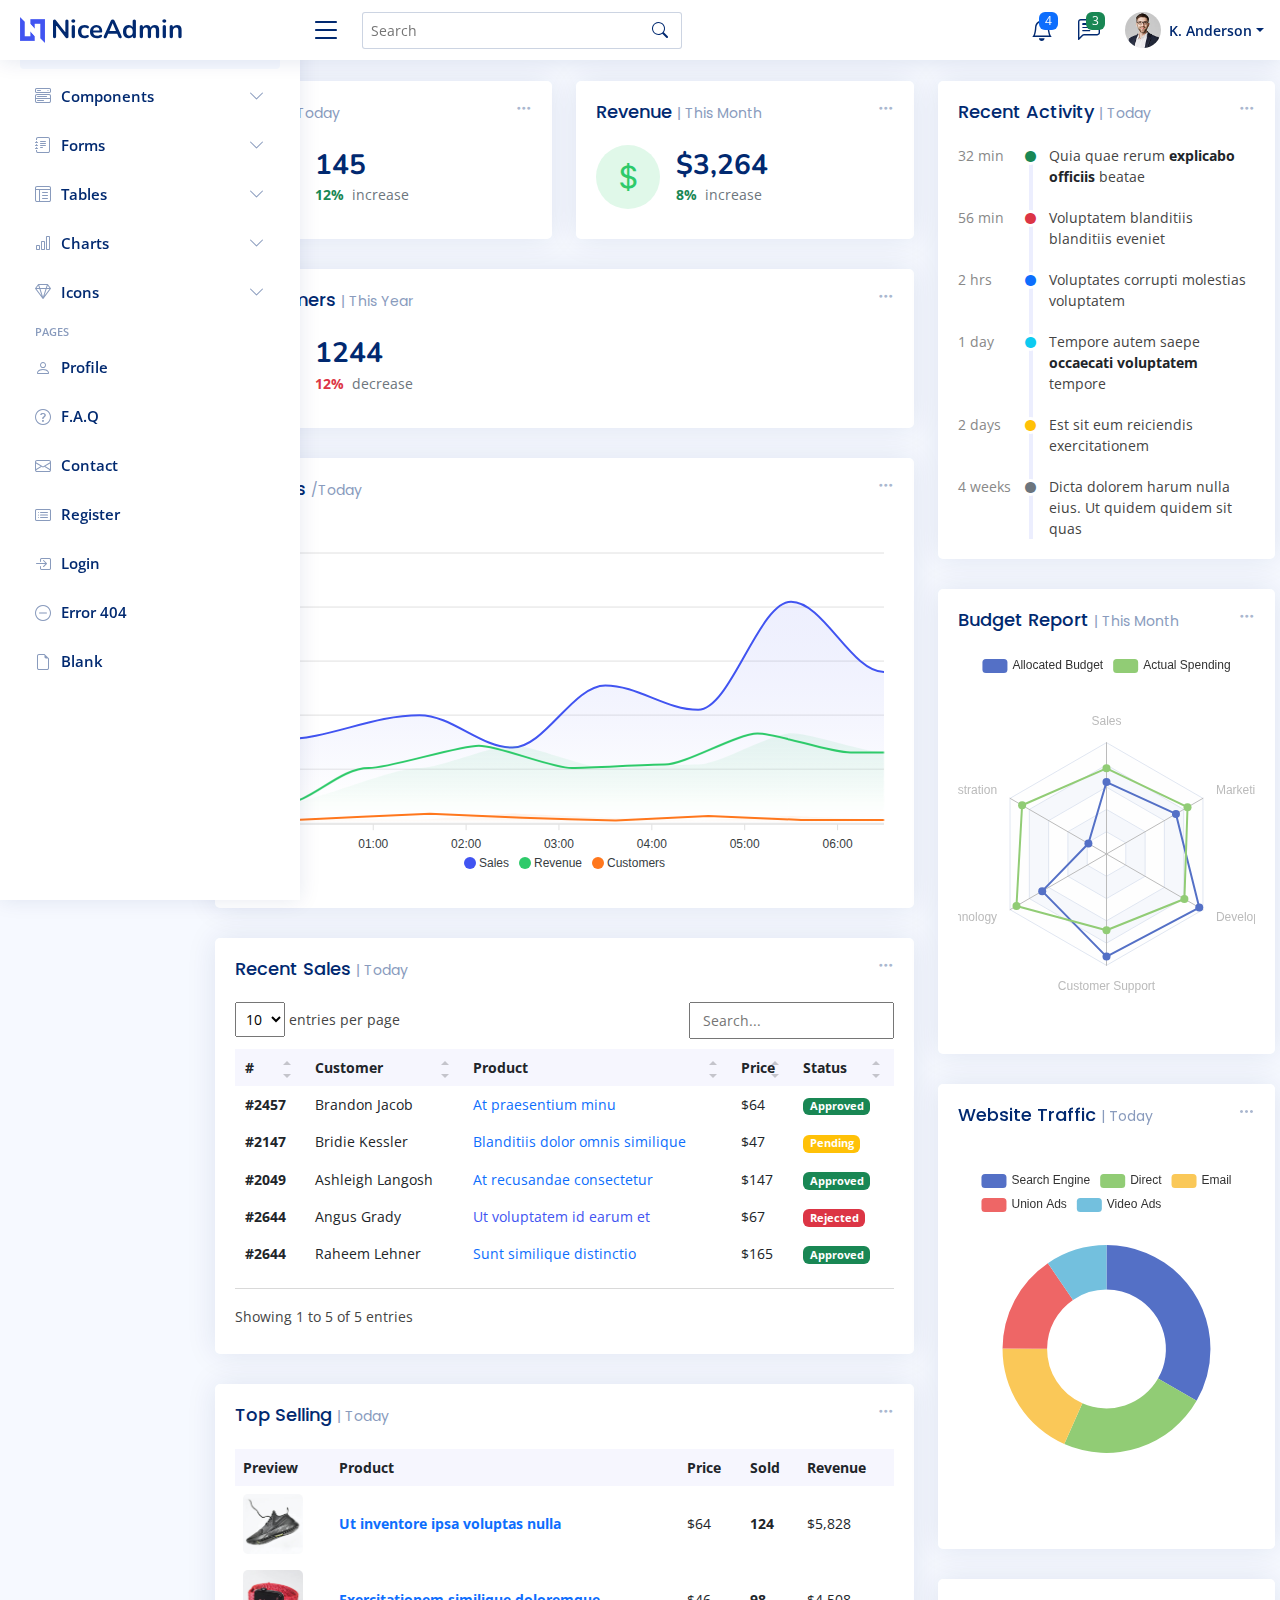
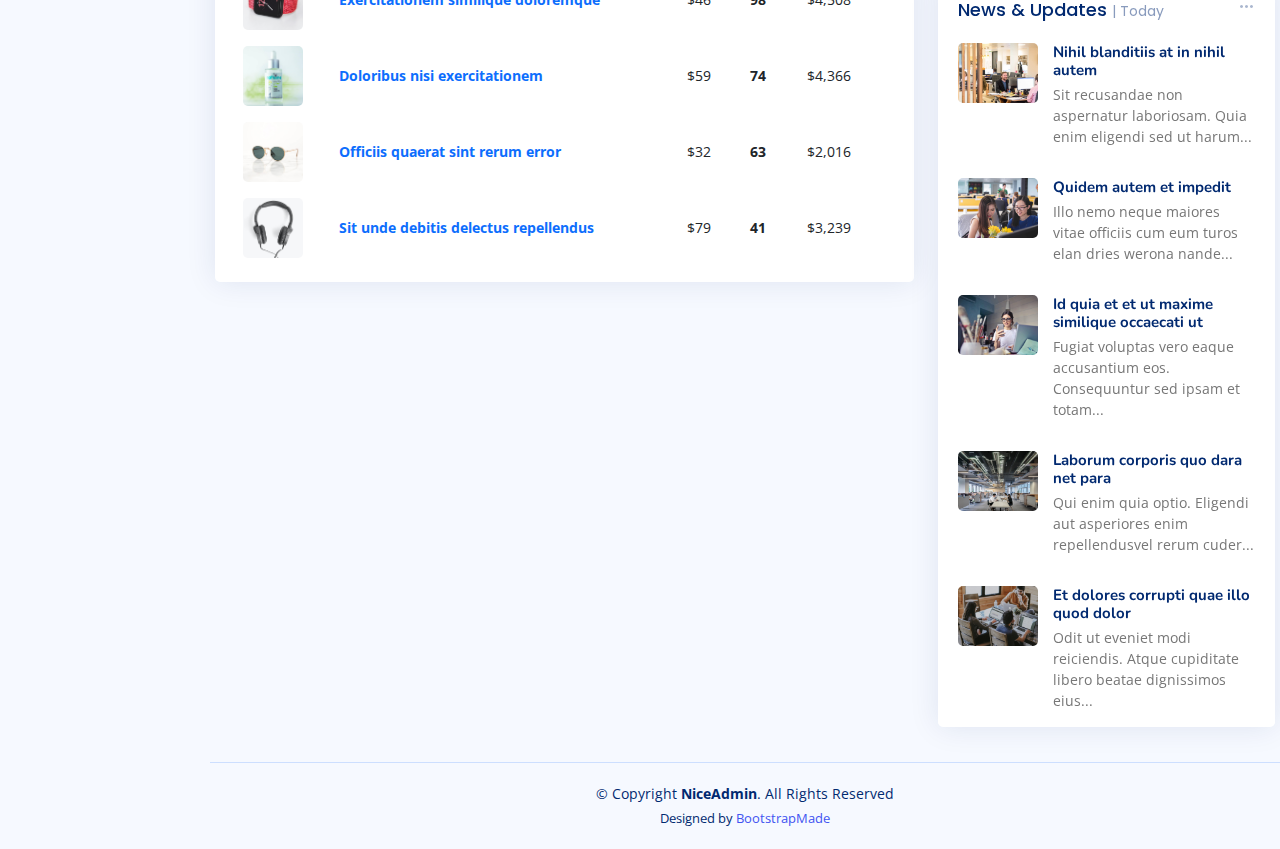
<file: src/main/resources/static/index.html>
<!DOCTYPE html>
<html lang="en">

<head>
  <meta charset="utf-8">
  <meta content="width=device-width, initial-scale=1.0" name="viewport">

  <title>Dashboard - NiceAdmin Bootstrap Template</title>
  <meta content="" name="description">
  <meta content="" name="keywords">

  <!-- Favicons -->
  <link href="assets/img/favicon.png" rel="icon">
  <link href="assets/img/apple-touch-icon.png" rel="apple-touch-icon">

  <!-- Google Fonts -->
  <link href="https://fonts.gstatic.com" rel="preconnect">
  <link href="https://fonts.googleapis.com/css?family=Open+Sans:300,300i,400,400i,600,600i,700,700i|Nunito:300,300i,400,400i,600,600i,700,700i|Poppins:300,300i,400,400i,500,500i,600,600i,700,700i" rel="stylesheet">

  <!-- Vendor CSS Files -->
  <link href="assets/vendor/bootstrap/css/bootstrap.min.css" rel="stylesheet">
  <link href="assets/vendor/bootstrap-icons/bootstrap-icons.css" rel="stylesheet">
  <link href="assets/vendor/boxicons/css/boxicons.min.css" rel="stylesheet">
  <link href="assets/vendor/quill/quill.snow.css" rel="stylesheet">
  <link href="assets/vendor/quill/quill.bubble.css" rel="stylesheet">
  <link href="assets/vendor/remixicon/remixicon.css" rel="stylesheet">
  <link href="assets/vendor/simple-datatables/style.css" rel="stylesheet">

  <!-- Template Main CSS File -->
  <link href="assets/css/style.css" rel="stylesheet">

  <!-- =======================================================
  * Template Name: NiceAdmin - v2.4.1
  * Template URL: https://bootstrapmade.com/nice-admin-bootstrap-admin-html-template/
  * Author: BootstrapMade.com
  * License: https://bootstrapmade.com/license/
  ======================================================== -->
</head>

<body>

  <!-- ======= Header ======= -->
  <header id="header" class="header fixed-top d-flex align-items-center">

    <div class="d-flex align-items-center justify-content-between">
      <a href="index.html" class="logo d-flex align-items-center">
        <img src="assets/img/logo.png" alt="">
        <span class="d-none d-lg-block">NiceAdmin</span>
      </a>
      <i class="bi bi-list toggle-sidebar-btn"></i>
    </div><!-- End Logo -->

    <div class="search-bar">
      <form class="search-form d-flex align-items-center" method="POST" action="#">
        <input type="text" name="query" placeholder="Search" title="Enter search keyword">
        <button type="submit" title="Search"><i class="bi bi-search"></i></button>
      </form>
    </div><!-- End Search Bar -->

    <nav class="header-nav ms-auto">
      <ul class="d-flex align-items-center">

        <li class="nav-item d-block d-lg-none">
          <a class="nav-link nav-icon search-bar-toggle " href="#">
            <i class="bi bi-search"></i>
          </a>
        </li><!-- End Search Icon-->

        <li class="nav-item dropdown">

          <a class="nav-link nav-icon" href="#" data-bs-toggle="dropdown">
            <i class="bi bi-bell"></i>
            <span class="badge bg-primary badge-number">4</span>
          </a><!-- End Notification Icon -->

          <ul class="dropdown-menu dropdown-menu-end dropdown-menu-arrow notifications">
            <li class="dropdown-header">
              You have 4 new notifications
              <a href="#"><span class="badge rounded-pill bg-primary p-2 ms-2">View all</span></a>
            </li>
            <li>
              <hr class="dropdown-divider">
            </li>

            <li class="notification-item">
              <i class="bi bi-exclamation-circle text-warning"></i>
              <div>
                <h4>Lorem Ipsum</h4>
                <p>Quae dolorem earum veritatis oditseno</p>
                <p>30 min. ago</p>
              </div>
            </li>

            <li>
              <hr class="dropdown-divider">
            </li>

            <li class="notification-item">
              <i class="bi bi-x-circle text-danger"></i>
              <div>
                <h4>Atque rerum nesciunt</h4>
                <p>Quae dolorem earum veritatis oditseno</p>
                <p>1 hr. ago</p>
              </div>
            </li>

            <li>
              <hr class="dropdown-divider">
            </li>

            <li class="notification-item">
              <i class="bi bi-check-circle text-success"></i>
              <div>
                <h4>Sit rerum fuga</h4>
                <p>Quae dolorem earum veritatis oditseno</p>
                <p>2 hrs. ago</p>
              </div>
            </li>

            <li>
              <hr class="dropdown-divider">
            </li>

            <li class="notification-item">
              <i class="bi bi-info-circle text-primary"></i>
              <div>
                <h4>Dicta reprehenderit</h4>
                <p>Quae dolorem earum veritatis oditseno</p>
                <p>4 hrs. ago</p>
              </div>
            </li>

            <li>
              <hr class="dropdown-divider">
            </li>
            <li class="dropdown-footer">
              <a href="#">Show all notifications</a>
            </li>

          </ul><!-- End Notification Dropdown Items -->

        </li><!-- End Notification Nav -->

        <li class="nav-item dropdown">

          <a class="nav-link nav-icon" href="#" data-bs-toggle="dropdown">
            <i class="bi bi-chat-left-text"></i>
            <span class="badge bg-success badge-number">3</span>
          </a><!-- End Messages Icon -->

          <ul class="dropdown-menu dropdown-menu-end dropdown-menu-arrow messages">
            <li class="dropdown-header">
              You have 3 new messages
              <a href="#"><span class="badge rounded-pill bg-primary p-2 ms-2">View all</span></a>
            </li>
            <li>
              <hr class="dropdown-divider">
            </li>

            <li class="message-item">
              <a href="#">
                <img src="assets/img/messages-1.jpg" alt="" class="rounded-circle">
                <div>
                  <h4>Maria Hudson</h4>
                  <p>Velit asperiores et ducimus soluta repudiandae labore officia est ut...</p>
                  <p>4 hrs. ago</p>
                </div>
              </a>
            </li>
            <li>
              <hr class="dropdown-divider">
            </li>

            <li class="message-item">
              <a href="#">
                <img src="assets/img/messages-2.jpg" alt="" class="rounded-circle">
                <div>
                  <h4>Anna Nelson</h4>
                  <p>Velit asperiores et ducimus soluta repudiandae labore officia est ut...</p>
                  <p>6 hrs. ago</p>
                </div>
              </a>
            </li>
            <li>
              <hr class="dropdown-divider">
            </li>

            <li class="message-item">
              <a href="#">
                <img src="assets/img/messages-3.jpg" alt="" class="rounded-circle">
                <div>
                  <h4>David Muldon</h4>
                  <p>Velit asperiores et ducimus soluta repudiandae labore officia est ut...</p>
                  <p>8 hrs. ago</p>
                </div>
              </a>
            </li>
            <li>
              <hr class="dropdown-divider">
            </li>

            <li class="dropdown-footer">
              <a href="#">Show all messages</a>
            </li>

          </ul><!-- End Messages Dropdown Items -->

        </li><!-- End Messages Nav -->

        <li class="nav-item dropdown pe-3">

          <a class="nav-link nav-profile d-flex align-items-center pe-0" href="#" data-bs-toggle="dropdown">
            <img src="assets/img/profile-img.jpg" alt="Profile" class="rounded-circle">
            <span class="d-none d-md-block dropdown-toggle ps-2">K. Anderson</span>
          </a><!-- End Profile Iamge Icon -->

          <ul class="dropdown-menu dropdown-menu-end dropdown-menu-arrow profile">
            <li class="dropdown-header">
              <h6>Kevin Anderson</h6>
              <span>Web Designer</span>
            </li>
            <li>
              <hr class="dropdown-divider">
            </li>

            <li>
              <a class="dropdown-item d-flex align-items-center" href="users-profile.html">
                <i class="bi bi-person"></i>
                <span>My Profile</span>
              </a>
            </li>
            <li>
              <hr class="dropdown-divider">
            </li>

            <li>
              <a class="dropdown-item d-flex align-items-center" href="users-profile.html">
                <i class="bi bi-gear"></i>
                <span>Account Settings</span>
              </a>
            </li>
            <li>
              <hr class="dropdown-divider">
            </li>

            <li>
              <a class="dropdown-item d-flex align-items-center" href="pages-faq.html">
                <i class="bi bi-question-circle"></i>
                <span>Need Help?</span>
              </a>
            </li>
            <li>
              <hr class="dropdown-divider">
            </li>

            <li>
              <a class="dropdown-item d-flex align-items-center" href="#">
                <i class="bi bi-box-arrow-right"></i>
                <span>Sign Out</span>
              </a>
            </li>

          </ul><!-- End Profile Dropdown Items -->
        </li><!-- End Profile Nav -->

      </ul>
    </nav><!-- End Icons Navigation -->

  </header><!-- End Header -->

  <!-- ======= Sidebar ======= -->
  <aside id="sidebar" class="sidebar">

    <ul class="sidebar-nav" id="sidebar-nav">

      <li class="nav-item">
        <a class="nav-link " href="index.html">
          <i class="bi bi-grid"></i>
          <span>Dashboard</span>
        </a>
      </li><!-- End Dashboard Nav -->

      <li class="nav-item">
        <a class="nav-link collapsed" data-bs-target="#components-nav" data-bs-toggle="collapse" href="#">
          <i class="bi bi-menu-button-wide"></i><span>Components</span><i class="bi bi-chevron-down ms-auto"></i>
        </a>
        <ul id="components-nav" class="nav-content collapse " data-bs-parent="#sidebar-nav">
          <li>
            <a href="components-alerts.html">
              <i class="bi bi-circle"></i><span>Alerts</span>
            </a>
          </li>
          <li>
            <a href="components-accordion.html">
              <i class="bi bi-circle"></i><span>Accordion</span>
            </a>
          </li>
          <li>
            <a href="components-badges.html">
              <i class="bi bi-circle"></i><span>Badges</span>
            </a>
          </li>
          <li>
            <a href="components-breadcrumbs.html">
              <i class="bi bi-circle"></i><span>Breadcrumbs</span>
            </a>
          </li>
          <li>
            <a href="components-buttons.html">
              <i class="bi bi-circle"></i><span>Buttons</span>
            </a>
          </li>
          <li>
            <a href="components-cards.html">
              <i class="bi bi-circle"></i><span>Cards</span>
            </a>
          </li>
          <li>
            <a href="components-carousel.html">
              <i class="bi bi-circle"></i><span>Carousel</span>
            </a>
          </li>
          <li>
            <a href="components-list-group.html">
              <i class="bi bi-circle"></i><span>List group</span>
            </a>
          </li>
          <li>
            <a href="components-modal.html">
              <i class="bi bi-circle"></i><span>Modal</span>
            </a>
          </li>
          <li>
            <a href="components-tabs.html">
              <i class="bi bi-circle"></i><span>Tabs</span>
            </a>
          </li>
          <li>
            <a href="components-pagination.html">
              <i class="bi bi-circle"></i><span>Pagination</span>
            </a>
          </li>
          <li>
            <a href="components-progress.html">
              <i class="bi bi-circle"></i><span>Progress</span>
            </a>
          </li>
          <li>
            <a href="components-spinners.html">
              <i class="bi bi-circle"></i><span>Spinners</span>
            </a>
          </li>
          <li>
            <a href="components-tooltips.html">
              <i class="bi bi-circle"></i><span>Tooltips</span>
            </a>
          </li>
        </ul>
      </li><!-- End Components Nav -->

      <li class="nav-item">
        <a class="nav-link collapsed" data-bs-target="#forms-nav" data-bs-toggle="collapse" href="#">
          <i class="bi bi-journal-text"></i><span>Forms</span><i class="bi bi-chevron-down ms-auto"></i>
        </a>
        <ul id="forms-nav" class="nav-content collapse " data-bs-parent="#sidebar-nav">
          <li>
            <a href="forms-elements.html">
              <i class="bi bi-circle"></i><span>Form Elements</span>
            </a>
          </li>
          <li>
            <a href="forms-layouts.html">
              <i class="bi bi-circle"></i><span>Form Layouts</span>
            </a>
          </li>
          <li>
            <a href="forms-editors.html">
              <i class="bi bi-circle"></i><span>Form Editors</span>
            </a>
          </li>
          <li>
            <a href="forms-validation.html">
              <i class="bi bi-circle"></i><span>Form Validation</span>
            </a>
          </li>
        </ul>
      </li><!-- End Forms Nav -->

      <li class="nav-item">
        <a class="nav-link collapsed" data-bs-target="#tables-nav" data-bs-toggle="collapse" href="#">
          <i class="bi bi-layout-text-window-reverse"></i><span>Tables</span><i class="bi bi-chevron-down ms-auto"></i>
        </a>
        <ul id="tables-nav" class="nav-content collapse " data-bs-parent="#sidebar-nav">
          <li>
            <a href="tables-general.html">
              <i class="bi bi-circle"></i><span>General Tables</span>
            </a>
          </li>
          <li>
            <a href="tables-data.html">
              <i class="bi bi-circle"></i><span>Data Tables</span>
            </a>
          </li>
        </ul>
      </li><!-- End Tables Nav -->

      <li class="nav-item">
        <a class="nav-link collapsed" data-bs-target="#charts-nav" data-bs-toggle="collapse" href="#">
          <i class="bi bi-bar-chart"></i><span>Charts</span><i class="bi bi-chevron-down ms-auto"></i>
        </a>
        <ul id="charts-nav" class="nav-content collapse " data-bs-parent="#sidebar-nav">
          <li>
            <a href="charts-chartjs.html">
              <i class="bi bi-circle"></i><span>Chart.js</span>
            </a>
          </li>
          <li>
            <a href="charts-apexcharts.html">
              <i class="bi bi-circle"></i><span>ApexCharts</span>
            </a>
          </li>
          <li>
            <a href="charts-echarts.html">
              <i class="bi bi-circle"></i><span>ECharts</span>
            </a>
          </li>
        </ul>
      </li><!-- End Charts Nav -->

      <li class="nav-item">
        <a class="nav-link collapsed" data-bs-target="#icons-nav" data-bs-toggle="collapse" href="#">
          <i class="bi bi-gem"></i><span>Icons</span><i class="bi bi-chevron-down ms-auto"></i>
        </a>
        <ul id="icons-nav" class="nav-content collapse " data-bs-parent="#sidebar-nav">
          <li>
            <a href="icons-bootstrap.html">
              <i class="bi bi-circle"></i><span>Bootstrap Icons</span>
            </a>
          </li>
          <li>
            <a href="icons-remix.html">
              <i class="bi bi-circle"></i><span>Remix Icons</span>
            </a>
          </li>
          <li>
            <a href="icons-boxicons.html">
              <i class="bi bi-circle"></i><span>Boxicons</span>
            </a>
          </li>
        </ul>
      </li><!-- End Icons Nav -->

      <li class="nav-heading">Pages</li>

      <li class="nav-item">
        <a class="nav-link collapsed" href="users-profile.html">
          <i class="bi bi-person"></i>
          <span>Profile</span>
        </a>
      </li><!-- End Profile Page Nav -->

      <li class="nav-item">
        <a class="nav-link collapsed" href="pages-faq.html">
          <i class="bi bi-question-circle"></i>
          <span>F.A.Q</span>
        </a>
      </li><!-- End F.A.Q Page Nav -->

      <li class="nav-item">
        <a class="nav-link collapsed" href="pages-contact.html">
          <i class="bi bi-envelope"></i>
          <span>Contact</span>
        </a>
      </li><!-- End Contact Page Nav -->

      <li class="nav-item">
        <a class="nav-link collapsed" href="pages-register.html">
          <i class="bi bi-card-list"></i>
          <span>Register</span>
        </a>
      </li><!-- End Register Page Nav -->

      <li class="nav-item">
        <a class="nav-link collapsed" href="pages-login.html">
          <i class="bi bi-box-arrow-in-right"></i>
          <span>Login</span>
        </a>
      </li><!-- End Login Page Nav -->

      <li class="nav-item">
        <a class="nav-link collapsed" href="pages-error-404.html">
          <i class="bi bi-dash-circle"></i>
          <span>Error 404</span>
        </a>
      </li><!-- End Error 404 Page Nav -->

      <li class="nav-item">
        <a class="nav-link collapsed" href="pages-blank.html">
          <i class="bi bi-file-earmark"></i>
          <span>Blank</span>
        </a>
      </li><!-- End Blank Page Nav -->

    </ul>

  </aside><!-- End Sidebar-->

  <main id="main" class="main">

    <div class="pagetitle">
      <h1>Dashboard</h1>
      <nav>
        <ol class="breadcrumb">
          <li class="breadcrumb-item"><a href="index.html">Home</a></li>
          <li class="breadcrumb-item active">Dashboard</li>
        </ol>
      </nav>
    </div><!-- End Page Title -->

    <section class="section dashboard">
      <div class="row">

        <!-- Left side columns -->
        <div class="col-lg-8">
          <div class="row">

            <!-- Sales Card -->
            <div class="col-xxl-4 col-md-6">
              <div class="card info-card sales-card">

                <div class="filter">
                  <a class="icon" href="#" data-bs-toggle="dropdown"><i class="bi bi-three-dots"></i></a>
                  <ul class="dropdown-menu dropdown-menu-end dropdown-menu-arrow">
                    <li class="dropdown-header text-start">
                      <h6>Filter</h6>
                    </li>

                    <li><a class="dropdown-item" href="#">Today</a></li>
                    <li><a class="dropdown-item" href="#">This Month</a></li>
                    <li><a class="dropdown-item" href="#">This Year</a></li>
                  </ul>
                </div>

                <div class="card-body">
                  <h5 class="card-title">Sales <span>| Today</span></h5>

                  <div class="d-flex align-items-center">
                    <div class="card-icon rounded-circle d-flex align-items-center justify-content-center">
                      <i class="bi bi-cart"></i>
                    </div>
                    <div class="ps-3">
                      <h6>145</h6>
                      <span class="text-success small pt-1 fw-bold">12%</span> <span class="text-muted small pt-2 ps-1">increase</span>

                    </div>
                  </div>
                </div>

              </div>
            </div><!-- End Sales Card -->

            <!-- Revenue Card -->
            <div class="col-xxl-4 col-md-6">
              <div class="card info-card revenue-card">

                <div class="filter">
                  <a class="icon" href="#" data-bs-toggle="dropdown"><i class="bi bi-three-dots"></i></a>
                  <ul class="dropdown-menu dropdown-menu-end dropdown-menu-arrow">
                    <li class="dropdown-header text-start">
                      <h6>Filter</h6>
                    </li>

                    <li><a class="dropdown-item" href="#">Today</a></li>
                    <li><a class="dropdown-item" href="#">This Month</a></li>
                    <li><a class="dropdown-item" href="#">This Year</a></li>
                  </ul>
                </div>

                <div class="card-body">
                  <h5 class="card-title">Revenue <span>| This Month</span></h5>

                  <div class="d-flex align-items-center">
                    <div class="card-icon rounded-circle d-flex align-items-center justify-content-center">
                      <i class="bi bi-currency-dollar"></i>
                    </div>
                    <div class="ps-3">
                      <h6>$3,264</h6>
                      <span class="text-success small pt-1 fw-bold">8%</span> <span class="text-muted small pt-2 ps-1">increase</span>

                    </div>
                  </div>
                </div>

              </div>
            </div><!-- End Revenue Card -->

            <!-- Customers Card -->
            <div class="col-xxl-4 col-xl-12">

              <div class="card info-card customers-card">

                <div class="filter">
                  <a class="icon" href="#" data-bs-toggle="dropdown"><i class="bi bi-three-dots"></i></a>
                  <ul class="dropdown-menu dropdown-menu-end dropdown-menu-arrow">
                    <li class="dropdown-header text-start">
                      <h6>Filter</h6>
                    </li>

                    <li><a class="dropdown-item" href="#">Today</a></li>
                    <li><a class="dropdown-item" href="#">This Month</a></li>
                    <li><a class="dropdown-item" href="#">This Year</a></li>
                  </ul>
                </div>

                <div class="card-body">
                  <h5 class="card-title">Customers <span>| This Year</span></h5>

                  <div class="d-flex align-items-center">
                    <div class="card-icon rounded-circle d-flex align-items-center justify-content-center">
                      <i class="bi bi-people"></i>
                    </div>
                    <div class="ps-3">
                      <h6>1244</h6>
                      <span class="text-danger small pt-1 fw-bold">12%</span> <span class="text-muted small pt-2 ps-1">decrease</span>

                    </div>
                  </div>

                </div>
              </div>

            </div><!-- End Customers Card -->

            <!-- Reports -->
            <div class="col-12">
              <div class="card">

                <div class="filter">
                  <a class="icon" href="#" data-bs-toggle="dropdown"><i class="bi bi-three-dots"></i></a>
                  <ul class="dropdown-menu dropdown-menu-end dropdown-menu-arrow">
                    <li class="dropdown-header text-start">
                      <h6>Filter</h6>
                    </li>

                    <li><a class="dropdown-item" href="#">Today</a></li>
                    <li><a class="dropdown-item" href="#">This Month</a></li>
                    <li><a class="dropdown-item" href="#">This Year</a></li>
                  </ul>
                </div>

                <div class="card-body">
                  <h5 class="card-title">Reports <span>/Today</span></h5>

                  <!-- Line Chart -->
                  <div id="reportsChart"></div>

                  <script>
                    document.addEventListener("DOMContentLoaded", () => {
                      new ApexCharts(document.querySelector("#reportsChart"), {
                        series: [{
                          name: 'Sales',
                          data: [31, 40, 28, 51, 42, 82, 56],
                        }, {
                          name: 'Revenue',
                          data: [11, 32, 45, 32, 34, 52, 41]
                        }, {
                          name: 'Customers',
                          data: [15, 11, 32, 18, 9, 24, 11]
                        }],
                        chart: {
                          height: 350,
                          type: 'area',
                          toolbar: {
                            show: false
                          },
                        },
                        markers: {
                          size: 4
                        },
                        colors: ['#4154f1', '#2eca6a', '#ff771d'],
                        fill: {
                          type: "gradient",
                          gradient: {
                            shadeIntensity: 1,
                            opacityFrom: 0.3,
                            opacityTo: 0.4,
                            stops: [0, 90, 100]
                          }
                        },
                        dataLabels: {
                          enabled: false
                        },
                        stroke: {
                          curve: 'smooth',
                          width: 2
                        },
                        xaxis: {
                          type: 'datetime',
                          categories: ["2018-09-19T00:00:00.000Z", "2018-09-19T01:30:00.000Z", "2018-09-19T02:30:00.000Z", "2018-09-19T03:30:00.000Z", "2018-09-19T04:30:00.000Z", "2018-09-19T05:30:00.000Z", "2018-09-19T06:30:00.000Z"]
                        },
                        tooltip: {
                          x: {
                            format: 'dd/MM/yy HH:mm'
                          },
                        }
                      }).render();
                    });
                  </script>
                  <!-- End Line Chart -->

                </div>

              </div>
            </div><!-- End Reports -->

            <!-- Recent Sales -->
            <div class="col-12">
              <div class="card recent-sales overflow-auto">

                <div class="filter">
                  <a class="icon" href="#" data-bs-toggle="dropdown"><i class="bi bi-three-dots"></i></a>
                  <ul class="dropdown-menu dropdown-menu-end dropdown-menu-arrow">
                    <li class="dropdown-header text-start">
                      <h6>Filter</h6>
                    </li>

                    <li><a class="dropdown-item" href="#">Today</a></li>
                    <li><a class="dropdown-item" href="#">This Month</a></li>
                    <li><a class="dropdown-item" href="#">This Year</a></li>
                  </ul>
                </div>

                <div class="card-body">
                  <h5 class="card-title">Recent Sales <span>| Today</span></h5>

                  <table class="table table-borderless datatable">
                    <thead>
                      <tr>
                        <th scope="col">#</th>
                        <th scope="col">Customer</th>
                        <th scope="col">Product</th>
                        <th scope="col">Price</th>
                        <th scope="col">Status</th>
                      </tr>
                    </thead>
                    <tbody>
                      <tr>
                        <th scope="row"><a href="#">#2457</a></th>
                        <td>Brandon Jacob</td>
                        <td><a href="#" class="text-primary">At praesentium minu</a></td>
                        <td>$64</td>
                        <td><span class="badge bg-success">Approved</span></td>
                      </tr>
                      <tr>
                        <th scope="row"><a href="#">#2147</a></th>
                        <td>Bridie Kessler</td>
                        <td><a href="#" class="text-primary">Blanditiis dolor omnis similique</a></td>
                        <td>$47</td>
                        <td><span class="badge bg-warning">Pending</span></td>
                      </tr>
                      <tr>
                        <th scope="row"><a href="#">#2049</a></th>
                        <td>Ashleigh Langosh</td>
                        <td><a href="#" class="text-primary">At recusandae consectetur</a></td>
                        <td>$147</td>
                        <td><span class="badge bg-success">Approved</span></td>
                      </tr>
                      <tr>
                        <th scope="row"><a href="#">#2644</a></th>
                        <td>Angus Grady</td>
                        <td><a href="#" class="text-primar">Ut voluptatem id earum et</a></td>
                        <td>$67</td>
                        <td><span class="badge bg-danger">Rejected</span></td>
                      </tr>
                      <tr>
                        <th scope="row"><a href="#">#2644</a></th>
                        <td>Raheem Lehner</td>
                        <td><a href="#" class="text-primary">Sunt similique distinctio</a></td>
                        <td>$165</td>
                        <td><span class="badge bg-success">Approved</span></td>
                      </tr>
                    </tbody>
                  </table>

                </div>

              </div>
            </div><!-- End Recent Sales -->

            <!-- Top Selling -->
            <div class="col-12">
              <div class="card top-selling overflow-auto">

                <div class="filter">
                  <a class="icon" href="#" data-bs-toggle="dropdown"><i class="bi bi-three-dots"></i></a>
                  <ul class="dropdown-menu dropdown-menu-end dropdown-menu-arrow">
                    <li class="dropdown-header text-start">
                      <h6>Filter</h6>
                    </li>

                    <li><a class="dropdown-item" href="#">Today</a></li>
                    <li><a class="dropdown-item" href="#">This Month</a></li>
                    <li><a class="dropdown-item" href="#">This Year</a></li>
                  </ul>
                </div>

                <div class="card-body pb-0">
                  <h5 class="card-title">Top Selling <span>| Today</span></h5>

                  <table class="table table-borderless">
                    <thead>
                      <tr>
                        <th scope="col">Preview</th>
                        <th scope="col">Product</th>
                        <th scope="col">Price</th>
                        <th scope="col">Sold</th>
                        <th scope="col">Revenue</th>
                      </tr>
                    </thead>
                    <tbody>
                      <tr>
                        <th scope="row"><a href="#"><img src="assets/img/product-1.jpg" alt=""></a></th>
                        <td><a href="#" class="text-primary fw-bold">Ut inventore ipsa voluptas nulla</a></td>
                        <td>$64</td>
                        <td class="fw-bold">124</td>
                        <td>$5,828</td>
                      </tr>
                      <tr>
                        <th scope="row"><a href="#"><img src="assets/img/product-2.jpg" alt=""></a></th>
                        <td><a href="#" class="text-primary fw-bold">Exercitationem similique doloremque</a></td>
                        <td>$46</td>
                        <td class="fw-bold">98</td>
                        <td>$4,508</td>
                      </tr>
                      <tr>
                        <th scope="row"><a href="#"><img src="assets/img/product-3.jpg" alt=""></a></th>
                        <td><a href="#" class="text-primary fw-bold">Doloribus nisi exercitationem</a></td>
                        <td>$59</td>
                        <td class="fw-bold">74</td>
                        <td>$4,366</td>
                      </tr>
                      <tr>
                        <th scope="row"><a href="#"><img src="assets/img/product-4.jpg" alt=""></a></th>
                        <td><a href="#" class="text-primary fw-bold">Officiis quaerat sint rerum error</a></td>
                        <td>$32</td>
                        <td class="fw-bold">63</td>
                        <td>$2,016</td>
                      </tr>
                      <tr>
                        <th scope="row"><a href="#"><img src="assets/img/product-5.jpg" alt=""></a></th>
                        <td><a href="#" class="text-primary fw-bold">Sit unde debitis delectus repellendus</a></td>
                        <td>$79</td>
                        <td class="fw-bold">41</td>
                        <td>$3,239</td>
                      </tr>
                    </tbody>
                  </table>

                </div>

              </div>
            </div><!-- End Top Selling -->

          </div>
        </div><!-- End Left side columns -->

        <!-- Right side columns -->
        <div class="col-lg-4">

          <!-- Recent Activity -->
          <div class="card">
            <div class="filter">
              <a class="icon" href="#" data-bs-toggle="dropdown"><i class="bi bi-three-dots"></i></a>
              <ul class="dropdown-menu dropdown-menu-end dropdown-menu-arrow">
                <li class="dropdown-header text-start">
                  <h6>Filter</h6>
                </li>

                <li><a class="dropdown-item" href="#">Today</a></li>
                <li><a class="dropdown-item" href="#">This Month</a></li>
                <li><a class="dropdown-item" href="#">This Year</a></li>
              </ul>
            </div>

            <div class="card-body">
              <h5 class="card-title">Recent Activity <span>| Today</span></h5>

              <div class="activity">

                <div class="activity-item d-flex">
                  <div class="activite-label">32 min</div>
                  <i class='bi bi-circle-fill activity-badge text-success align-self-start'></i>
                  <div class="activity-content">
                    Quia quae rerum <a href="#" class="fw-bold text-dark">explicabo officiis</a> beatae
                  </div>
                </div><!-- End activity item-->

                <div class="activity-item d-flex">
                  <div class="activite-label">56 min</div>
                  <i class='bi bi-circle-fill activity-badge text-danger align-self-start'></i>
                  <div class="activity-content">
                    Voluptatem blanditiis blanditiis eveniet
                  </div>
                </div><!-- End activity item-->

                <div class="activity-item d-flex">
                  <div class="activite-label">2 hrs</div>
                  <i class='bi bi-circle-fill activity-badge text-primary align-self-start'></i>
                  <div class="activity-content">
                    Voluptates corrupti molestias voluptatem
                  </div>
                </div><!-- End activity item-->

                <div class="activity-item d-flex">
                  <div class="activite-label">1 day</div>
                  <i class='bi bi-circle-fill activity-badge text-info align-self-start'></i>
                  <div class="activity-content">
                    Tempore autem saepe <a href="#" class="fw-bold text-dark">occaecati voluptatem</a> tempore
                  </div>
                </div><!-- End activity item-->

                <div class="activity-item d-flex">
                  <div class="activite-label">2 days</div>
                  <i class='bi bi-circle-fill activity-badge text-warning align-self-start'></i>
                  <div class="activity-content">
                    Est sit eum reiciendis exercitationem
                  </div>
                </div><!-- End activity item-->

                <div class="activity-item d-flex">
                  <div class="activite-label">4 weeks</div>
                  <i class='bi bi-circle-fill activity-badge text-muted align-self-start'></i>
                  <div class="activity-content">
                    Dicta dolorem harum nulla eius. Ut quidem quidem sit quas
                  </div>
                </div><!-- End activity item-->

              </div>

            </div>
          </div><!-- End Recent Activity -->

          <!-- Budget Report -->
          <div class="card">
            <div class="filter">
              <a class="icon" href="#" data-bs-toggle="dropdown"><i class="bi bi-three-dots"></i></a>
              <ul class="dropdown-menu dropdown-menu-end dropdown-menu-arrow">
                <li class="dropdown-header text-start">
                  <h6>Filter</h6>
                </li>

                <li><a class="dropdown-item" href="#">Today</a></li>
                <li><a class="dropdown-item" href="#">This Month</a></li>
                <li><a class="dropdown-item" href="#">This Year</a></li>
              </ul>
            </div>

            <div class="card-body pb-0">
              <h5 class="card-title">Budget Report <span>| This Month</span></h5>

              <div id="budgetChart" style="min-height: 400px;" class="echart"></div>

              <script>
                document.addEventListener("DOMContentLoaded", () => {
                  var budgetChart = echarts.init(document.querySelector("#budgetChart")).setOption({
                    legend: {
                      data: ['Allocated Budget', 'Actual Spending']
                    },
                    radar: {
                      // shape: 'circle',
                      indicator: [{
                          name: 'Sales',
                          max: 6500
                        },
                        {
                          name: 'Administration',
                          max: 16000
                        },
                        {
                          name: 'Information Technology',
                          max: 30000
                        },
                        {
                          name: 'Customer Support',
                          max: 38000
                        },
                        {
                          name: 'Development',
                          max: 52000
                        },
                        {
                          name: 'Marketing',
                          max: 25000
                        }
                      ]
                    },
                    series: [{
                      name: 'Budget vs spending',
                      type: 'radar',
                      data: [{
                          value: [4200, 3000, 20000, 35000, 50000, 18000],
                          name: 'Allocated Budget'
                        },
                        {
                          value: [5000, 14000, 28000, 26000, 42000, 21000],
                          name: 'Actual Spending'
                        }
                      ]
                    }]
                  });
                });
              </script>

            </div>
          </div><!-- End Budget Report -->

          <!-- Website Traffic -->
          <div class="card">
            <div class="filter">
              <a class="icon" href="#" data-bs-toggle="dropdown"><i class="bi bi-three-dots"></i></a>
              <ul class="dropdown-menu dropdown-menu-end dropdown-menu-arrow">
                <li class="dropdown-header text-start">
                  <h6>Filter</h6>
                </li>

                <li><a class="dropdown-item" href="#">Today</a></li>
                <li><a class="dropdown-item" href="#">This Month</a></li>
                <li><a class="dropdown-item" href="#">This Year</a></li>
              </ul>
            </div>

            <div class="card-body pb-0">
              <h5 class="card-title">Website Traffic <span>| Today</span></h5>

              <div id="trafficChart" style="min-height: 400px;" class="echart"></div>

              <script>
                document.addEventListener("DOMContentLoaded", () => {
                  echarts.init(document.querySelector("#trafficChart")).setOption({
                    tooltip: {
                      trigger: 'item'
                    },
                    legend: {
                      top: '5%',
                      left: 'center'
                    },
                    series: [{
                      name: 'Access From',
                      type: 'pie',
                      radius: ['40%', '70%'],
                      avoidLabelOverlap: false,
                      label: {
                        show: false,
                        position: 'center'
                      },
                      emphasis: {
                        label: {
                          show: true,
                          fontSize: '18',
                          fontWeight: 'bold'
                        }
                      },
                      labelLine: {
                        show: false
                      },
                      data: [{
                          value: 1048,
                          name: 'Search Engine'
                        },
                        {
                          value: 735,
                          name: 'Direct'
                        },
                        {
                          value: 580,
                          name: 'Email'
                        },
                        {
                          value: 484,
                          name: 'Union Ads'
                        },
                        {
                          value: 300,
                          name: 'Video Ads'
                        }
                      ]
                    }]
                  });
                });
              </script>

            </div>
          </div><!-- End Website Traffic -->

          <!-- News & Updates Traffic -->
          <div class="card">
            <div class="filter">
              <a class="icon" href="#" data-bs-toggle="dropdown"><i class="bi bi-three-dots"></i></a>
              <ul class="dropdown-menu dropdown-menu-end dropdown-menu-arrow">
                <li class="dropdown-header text-start">
                  <h6>Filter</h6>
                </li>

                <li><a class="dropdown-item" href="#">Today</a></li>
                <li><a class="dropdown-item" href="#">This Month</a></li>
                <li><a class="dropdown-item" href="#">This Year</a></li>
              </ul>
            </div>

            <div class="card-body pb-0">
              <h5 class="card-title">News &amp; Updates <span>| Today</span></h5>

              <div class="news">
                <div class="post-item clearfix">
                  <img src="assets/img/news-1.jpg" alt="">
                  <h4><a href="#">Nihil blanditiis at in nihil autem</a></h4>
                  <p>Sit recusandae non aspernatur laboriosam. Quia enim eligendi sed ut harum...</p>
                </div>

                <div class="post-item clearfix">
                  <img src="assets/img/news-2.jpg" alt="">
                  <h4><a href="#">Quidem autem et impedit</a></h4>
                  <p>Illo nemo neque maiores vitae officiis cum eum turos elan dries werona nande...</p>
                </div>

                <div class="post-item clearfix">
                  <img src="assets/img/news-3.jpg" alt="">
                  <h4><a href="#">Id quia et et ut maxime similique occaecati ut</a></h4>
                  <p>Fugiat voluptas vero eaque accusantium eos. Consequuntur sed ipsam et totam...</p>
                </div>

                <div class="post-item clearfix">
                  <img src="assets/img/news-4.jpg" alt="">
                  <h4><a href="#">Laborum corporis quo dara net para</a></h4>
                  <p>Qui enim quia optio. Eligendi aut asperiores enim repellendusvel rerum cuder...</p>
                </div>

                <div class="post-item clearfix">
                  <img src="assets/img/news-5.jpg" alt="">
                  <h4><a href="#">Et dolores corrupti quae illo quod dolor</a></h4>
                  <p>Odit ut eveniet modi reiciendis. Atque cupiditate libero beatae dignissimos eius...</p>
                </div>

              </div><!-- End sidebar recent posts-->

            </div>
          </div><!-- End News & Updates -->

        </div><!-- End Right side columns -->

      </div>
    </section>

  </main><!-- End #main -->

  <!-- ======= Footer ======= -->
  <footer id="footer" class="footer">
    <div class="copyright">
      &copy; Copyright <strong><span>NiceAdmin</span></strong>. All Rights Reserved
    </div>
    <div class="credits">
      <!-- All the links in the footer should remain intact. -->
      <!-- You can delete the links only if you purchased the pro version. -->
      <!-- Licensing information: https://bootstrapmade.com/license/ -->
      <!-- Purchase the pro version with working PHP/AJAX contact form: https://bootstrapmade.com/nice-admin-bootstrap-admin-html-template/ -->
      Designed by <a href="https://bootstrapmade.com/">BootstrapMade</a>
    </div>
  </footer><!-- End Footer -->

  <a href="#" class="back-to-top d-flex align-items-center justify-content-center"><i class="bi bi-arrow-up-short"></i></a>

  <!-- Vendor JS Files -->
  <script src="assets/vendor/apexcharts/apexcharts.min.js"></script>
  <script src="assets/vendor/bootstrap/js/bootstrap.bundle.min.js"></script>
  <script src="assets/vendor/chart.js/chart.min.js"></script>
  <script src="assets/vendor/echarts/echarts.min.js"></script>
  <script src="assets/vendor/quill/quill.min.js"></script>
  <script src="assets/vendor/simple-datatables/simple-datatables.js"></script>
  <script src="assets/vendor/tinymce/tinymce.min.js"></script>
  <script src="assets/vendor/php-email-form/validate.js"></script>

  <!-- Template Main JS File -->
  <script src="assets/js/main.js"></script>

</body>

</html>
</file>
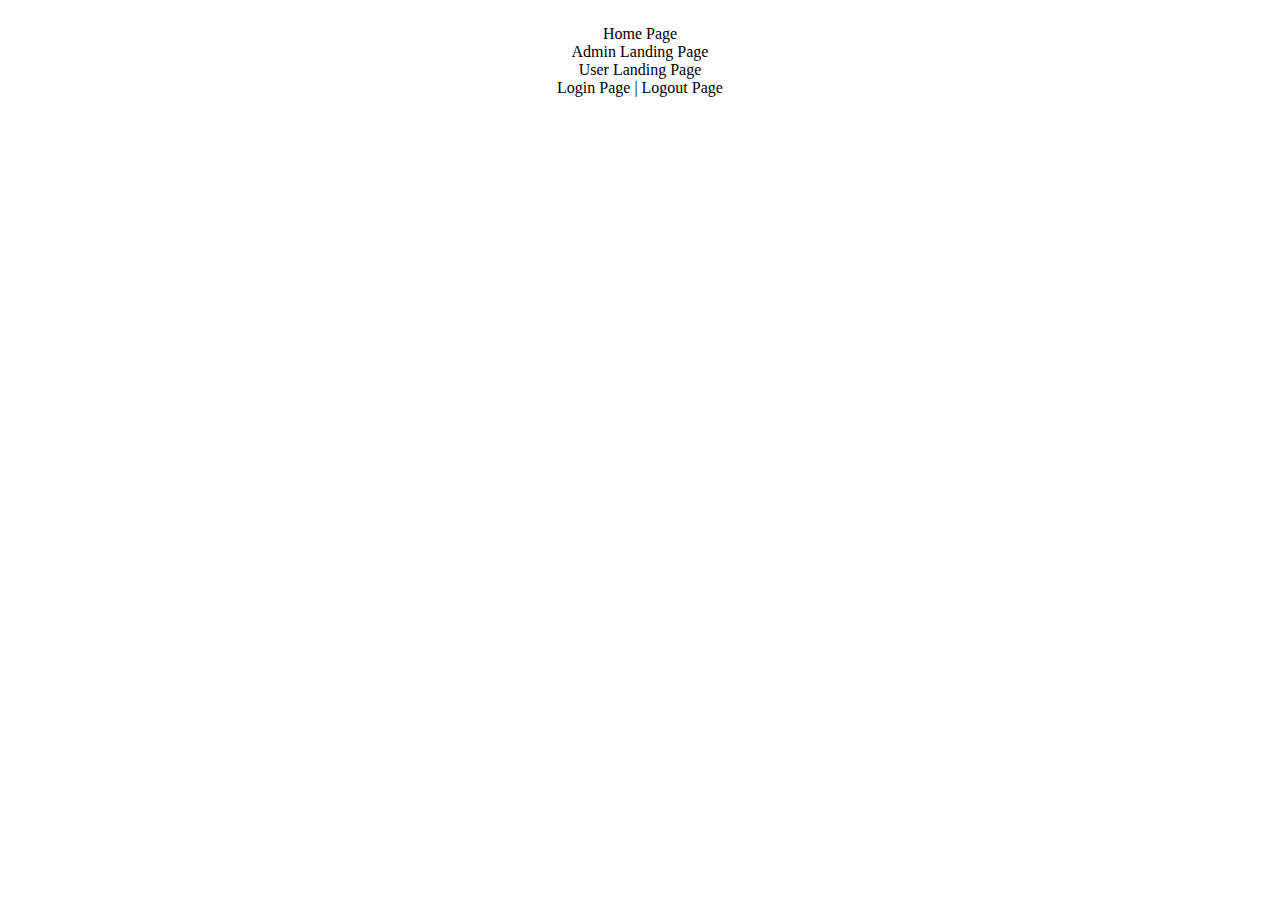
<file: src/main/resources/templates/loginfolder/index.html>
<!DOCTYPE html>
<html xmlns:th="http://www.thymeleaf.org">
<head>
    <meta charset="UTF-8"/>
    <title>Spring Boot Security Demo</title>
    <link rel="stylesheet"
          th:href="@{https://maxcdn.bootstrapcdn.com/bootstrap/3.3.7/css/bootstrap.min.css}"/>
</head>
<body>
<div class="container">
    <div class="col-sm-6 col-sm-offset-3" style="margin-top: 25px;">
        <div class="panel panel-info" style="text-align: center;">
            <div class="panel-heading">
                <div class="panel-title">
                    <div>
                        <span>Home Page</span>
                    </div>
                </div>
            </div>

            <div class="panel-body" id="login-panel-body">
                <div class="col-sm-6">
                    <a th:href="@{/admin/home}">Admin Landing Page</a>
                </div>
                <div class="col-sm-6">
                    <a th:href="@{/user/home}">User Landing Page</a>
                </div>
            </div>

            <div class="panel-footer">
                <a th:href="@{/login}">Login Page</a> |
                <a th:href="@{/logout}">Logout Page</a>
            </div>

        </div>
    </div>
</div>
<script th:src="@{https://code.jquery.com/jquery-3.2.1.min.js}"></script>
<script th:src="@{https://code.jquery.com/ui/1.12.1/jquery-ui.min.js}"></script>
<script
        th:src="@{https://maxcdn.bootstrapcdn.com/bootstrap/3.3.7/js/bootstrap.min.js}"></script>
</body>
</html>
</file>
<file: src/main/resources/static/assets/vendor/quill/quill.snow.css>
/*!
 * Quill Editor v1.3.7
 * https://quilljs.com/
 * Copyright (c) 2014, Jason Chen
 * Copyright (c) 2013, salesforce.com
 */
.ql-container {
  box-sizing: border-box;
  font-family: Helvetica, Arial, sans-serif;
  font-size: 13px;
  height: 100%;
  margin: 0px;
  position: relative;
}
.ql-container.ql-disabled .ql-tooltip {
  visibility: hidden;
}
.ql-container.ql-disabled .ql-editor ul[data-checked] > li::before {
  pointer-events: none;
}
.ql-clipboard {
  left: -100000px;
  height: 1px;
  overflow-y: hidden;
  position: absolute;
  top: 50%;
}
.ql-clipboard p {
  margin: 0;
  padding: 0;
}
.ql-editor {
  box-sizing: border-box;
  line-height: 1.42;
  height: 100%;
  outline: none;
  overflow-y: auto;
  padding: 12px 15px;
  tab-size: 4;
  -moz-tab-size: 4;
  text-align: left;
  white-space: pre-wrap;
  word-wrap: break-word;
}
.ql-editor > * {
  cursor: text;
}
.ql-editor p,
.ql-editor ol,
.ql-editor ul,
.ql-editor pre,
.ql-editor blockquote,
.ql-editor h1,
.ql-editor h2,
.ql-editor h3,
.ql-editor h4,
.ql-editor h5,
.ql-editor h6 {
  margin: 0;
  padding: 0;
  counter-reset: list-1 list-2 list-3 list-4 list-5 list-6 list-7 list-8 list-9;
}
.ql-editor ol,
.ql-editor ul {
  padding-left: 1.5em;
}
.ql-editor ol > li,
.ql-editor ul > li {
  list-style-type: none;
}
.ql-editor ul > li::before {
  content: '\2022';
}
.ql-editor ul[data-checked=true],
.ql-editor ul[data-checked=false] {
  pointer-events: none;
}
.ql-editor ul[data-checked=true] > li *,
.ql-editor ul[data-checked=false] > li * {
  pointer-events: all;
}
.ql-editor ul[data-checked=true] > li::before,
.ql-editor ul[data-checked=false] > li::before {
  color: #777;
  cursor: pointer;
  pointer-events: all;
}
.ql-editor ul[data-checked=true] > li::before {
  content: '\2611';
}
.ql-editor ul[data-checked=false] > li::before {
  content: '\2610';
}
.ql-editor li::before {
  display: inline-block;
  white-space: nowrap;
  width: 1.2em;
}
.ql-editor li:not(.ql-direction-rtl)::before {
  margin-left: -1.5em;
  margin-right: 0.3em;
  text-align: right;
}
.ql-editor li.ql-direction-rtl::before {
  margin-left: 0.3em;
  margin-right: -1.5em;
}
.ql-editor ol li:not(.ql-direction-rtl),
.ql-editor ul li:not(.ql-direction-rtl) {
  padding-left: 1.5em;
}
.ql-editor ol li.ql-direction-rtl,
.ql-editor ul li.ql-direction-rtl {
  padding-right: 1.5em;
}
.ql-editor ol li {
  counter-reset: list-1 list-2 list-3 list-4 list-5 list-6 list-7 list-8 list-9;
  counter-increment: list-0;
}
.ql-editor ol li:before {
  content: counter(list-0, decimal) '. ';
}
.ql-editor ol li.ql-indent-1 {
  counter-increment: list-1;
}
.ql-editor ol li.ql-indent-1:before {
  content: counter(list-1, lower-alpha) '. ';
}
.ql-editor ol li.ql-indent-1 {
  counter-reset: list-2 list-3 list-4 list-5 list-6 list-7 list-8 list-9;
}
.ql-editor ol li.ql-indent-2 {
  counter-increment: list-2;
}
.ql-editor ol li.ql-indent-2:before {
  content: counter(list-2, lower-roman) '. ';
}
.ql-editor ol li.ql-indent-2 {
  counter-reset: list-3 list-4 list-5 list-6 list-7 list-8 list-9;
}
.ql-editor ol li.ql-indent-3 {
  counter-increment: list-3;
}
.ql-editor ol li.ql-indent-3:before {
  content: counter(list-3, decimal) '. ';
}
.ql-editor ol li.ql-indent-3 {
  counter-reset: list-4 list-5 list-6 list-7 list-8 list-9;
}
.ql-editor ol li.ql-indent-4 {
  counter-increment: list-4;
}
.ql-editor ol li.ql-indent-4:before {
  content: counter(list-4, lower-alpha) '. ';
}
.ql-editor ol li.ql-indent-4 {
  counter-reset: list-5 list-6 list-7 list-8 list-9;
}
.ql-editor ol li.ql-indent-5 {
  counter-increment: list-5;
}
.ql-editor ol li.ql-indent-5:before {
  content: counter(list-5, lower-roman) '. ';
}
.ql-editor ol li.ql-indent-5 {
  counter-reset: list-6 list-7 list-8 list-9;
}
.ql-editor ol li.ql-indent-6 {
  counter-increment: list-6;
}
.ql-editor ol li.ql-indent-6:before {
  content: counter(list-6, decimal) '. ';
}
.ql-editor ol li.ql-indent-6 {
  counter-reset: list-7 list-8 list-9;
}
.ql-editor ol li.ql-indent-7 {
  counter-increment: list-7;
}
.ql-editor ol li.ql-indent-7:before {
  content: counter(list-7, lower-alpha) '. ';
}
.ql-editor ol li.ql-indent-7 {
  counter-reset: list-8 list-9;
}
.ql-editor ol li.ql-indent-8 {
  counter-increment: list-8;
}
.ql-editor ol li.ql-indent-8:before {
  content: counter(list-8, lower-roman) '. ';
}
.ql-editor ol li.ql-indent-8 {
  counter-reset: list-9;
}
.ql-editor ol li.ql-indent-9 {
  counter-increment: list-9;
}
.ql-editor ol li.ql-indent-9:before {
  content: counter(list-9, decimal) '. ';
}
.ql-editor .ql-indent-1:not(.ql-direction-rtl) {
  padding-left: 3em;
}
.ql-editor li.ql-indent-1:not(.ql-direction-rtl) {
  padding-left: 4.5em;
}
.ql-editor .ql-indent-1.ql-direction-rtl.ql-align-right {
  padding-right: 3em;
}
.ql-editor li.ql-indent-1.ql-direction-rtl.ql-align-right {
  padding-right: 4.5em;
}
.ql-editor .ql-indent-2:not(.ql-direction-rtl) {
  padding-left: 6em;
}
.ql-editor li.ql-indent-2:not(.ql-direction-rtl) {
  padding-left: 7.5em;
}
.ql-editor .ql-indent-2.ql-direction-rtl.ql-align-right {
  padding-right: 6em;
}
.ql-editor li.ql-indent-2.ql-direction-rtl.ql-align-right {
  padding-right: 7.5em;
}
.ql-editor .ql-indent-3:not(.ql-direction-rtl) {
  padding-left: 9em;
}
.ql-editor li.ql-indent-3:not(.ql-direction-rtl) {
  padding-left: 10.5em;
}
.ql-editor .ql-indent-3.ql-direction-rtl.ql-align-right {
  padding-right: 9em;
}
.ql-editor li.ql-indent-3.ql-direction-rtl.ql-align-right {
  padding-right: 10.5em;
}
.ql-editor .ql-indent-4:not(.ql-direction-rtl) {
  padding-left: 12em;
}
.ql-editor li.ql-indent-4:not(.ql-direction-rtl) {
  padding-left: 13.5em;
}
.ql-editor .ql-indent-4.ql-direction-rtl.ql-align-right {
  padding-right: 12em;
}
.ql-editor li.ql-indent-4.ql-direction-rtl.ql-align-right {
  padding-right: 13.5em;
}
.ql-editor .ql-indent-5:not(.ql-direction-rtl) {
  padding-left: 15em;
}
.ql-editor li.ql-indent-5:not(.ql-direction-rtl) {
  padding-left: 16.5em;
}
.ql-editor .ql-indent-5.ql-direction-rtl.ql-align-right {
  padding-right: 15em;
}
.ql-editor li.ql-indent-5.ql-direction-rtl.ql-align-right {
  padding-right: 16.5em;
}
.ql-editor .ql-indent-6:not(.ql-direction-rtl) {
  padding-left: 18em;
}
.ql-editor li.ql-indent-6:not(.ql-direction-rtl) {
  padding-left: 19.5em;
}
.ql-editor .ql-indent-6.ql-direction-rtl.ql-align-right {
  padding-right: 18em;
}
.ql-editor li.ql-indent-6.ql-direction-rtl.ql-align-right {
  padding-right: 19.5em;
}
.ql-editor .ql-indent-7:not(.ql-direction-rtl) {
  padding-left: 21em;
}
.ql-editor li.ql-indent-7:not(.ql-direction-rtl) {
  padding-left: 22.5em;
}
.ql-editor .ql-indent-7.ql-direction-rtl.ql-align-right {
  padding-right: 21em;
}
.ql-editor li.ql-indent-7.ql-direction-rtl.ql-align-right {
  padding-right: 22.5em;
}
.ql-editor .ql-indent-8:not(.ql-direction-rtl) {
  padding-left: 24em;
}
.ql-editor li.ql-indent-8:not(.ql-direction-rtl) {
  padding-left: 25.5em;
}
.ql-editor .ql-indent-8.ql-direction-rtl.ql-align-right {
  padding-right: 24em;
}
.ql-editor li.ql-indent-8.ql-direction-rtl.ql-align-right {
  padding-right: 25.5em;
}
.ql-editor .ql-indent-9:not(.ql-direction-rtl) {
  padding-left: 27em;
}
.ql-editor li.ql-indent-9:not(.ql-direction-rtl) {
  padding-left: 28.5em;
}
.ql-editor .ql-indent-9.ql-direction-rtl.ql-align-right {
  padding-right: 27em;
}
.ql-editor li.ql-indent-9.ql-direction-rtl.ql-align-right {
  padding-right: 28.5em;
}
.ql-editor .ql-video {
  display: block;
  max-width: 100%;
}
.ql-editor .ql-video.ql-align-center {
  margin: 0 auto;
}
.ql-editor .ql-video.ql-align-right {
  margin: 0 0 0 auto;
}
.ql-editor .ql-bg-black {
  background-color: #000;
}
.ql-editor .ql-bg-red {
  background-color: #e60000;
}
.ql-editor .ql-bg-orange {
  background-color: #f90;
}
.ql-editor .ql-bg-yellow {
  background-color: #ff0;
}
.ql-editor .ql-bg-green {
  background-color: #008a00;
}
.ql-editor .ql-bg-blue {
  background-color: #06c;
}
.ql-editor .ql-bg-purple {
  background-color: #93f;
}
.ql-editor .ql-color-white {
  color: #fff;
}
.ql-editor .ql-color-red {
  color: #e60000;
}
.ql-editor .ql-color-orange {
  color: #f90;
}
.ql-editor .ql-color-yellow {
  color: #ff0;
}
.ql-editor .ql-color-green {
  color: #008a00;
}
.ql-editor .ql-color-blue {
  color: #06c;
}
.ql-editor .ql-color-purple {
  color: #93f;
}
.ql-editor .ql-font-serif {
  font-family: Georgia, Times New Roman, serif;
}
.ql-editor .ql-font-monospace {
  font-family: Monaco, Courier New, monospace;
}
.ql-editor .ql-size-small {
  font-size: 0.75em;
}
.ql-editor .ql-size-large {
  font-size: 1.5em;
}
.ql-editor .ql-size-huge {
  font-size: 2.5em;
}
.ql-editor .ql-direction-rtl {
  direction: rtl;
  text-align: inherit;
}
.ql-editor .ql-align-center {
  text-align: center;
}
.ql-editor .ql-align-justify {
  text-align: justify;
}
.ql-editor .ql-align-right {
  text-align: right;
}
.ql-editor.ql-blank::before {
  color: rgba(0,0,0,0.6);
  content: attr(data-placeholder);
  font-style: italic;
  left: 15px;
  pointer-events: none;
  position: absolute;
  right: 15px;
}
.ql-snow.ql-toolbar:after,
.ql-snow .ql-toolbar:after {
  clear: both;
  content: '';
  display: table;
}
.ql-snow.ql-toolbar button,
.ql-snow .ql-toolbar button {
  background: none;
  border: none;
  cursor: pointer;
  display: inline-block;
  float: left;
  height: 24px;
  padding: 3px 5px;
  width: 28px;
}
.ql-snow.ql-toolbar button svg,
.ql-snow .ql-toolbar button svg {
  float: left;
  height: 100%;
}
.ql-snow.ql-toolbar button:active:hover,
.ql-snow .ql-toolbar button:active:hover {
  outline: none;
}
.ql-snow.ql-toolbar input.ql-image[type=file],
.ql-snow .ql-toolbar input.ql-image[type=file] {
  display: none;
}
.ql-snow.ql-toolbar button:hover,
.ql-snow .ql-toolbar button:hover,
.ql-snow.ql-toolbar button:focus,
.ql-snow .ql-toolbar button:focus,
.ql-snow.ql-toolbar button.ql-active,
.ql-snow .ql-toolbar button.ql-active,
.ql-snow.ql-toolbar .ql-picker-label:hover,
.ql-snow .ql-toolbar .ql-picker-label:hover,
.ql-snow.ql-toolbar .ql-picker-label.ql-active,
.ql-snow .ql-toolbar .ql-picker-label.ql-active,
.ql-snow.ql-toolbar .ql-picker-item:hover,
.ql-snow .ql-toolbar .ql-picker-item:hover,
.ql-snow.ql-toolbar .ql-picker-item.ql-selected,
.ql-snow .ql-toolbar .ql-picker-item.ql-selected {
  color: #06c;
}
.ql-snow.ql-toolbar button:hover .ql-fill,
.ql-snow .ql-toolbar button:hover .ql-fill,
.ql-snow.ql-toolbar button:focus .ql-fill,
.ql-snow .ql-toolbar button:focus .ql-fill,
.ql-snow.ql-toolbar button.ql-active .ql-fill,
.ql-snow .ql-toolbar button.ql-active .ql-fill,
.ql-snow.ql-toolbar .ql-picker-label:hover .ql-fill,
.ql-snow .ql-toolbar .ql-picker-label:hover .ql-fill,
.ql-snow.ql-toolbar .ql-picker-label.ql-active .ql-fill,
.ql-snow .ql-toolbar .ql-picker-label.ql-active .ql-fill,
.ql-snow.ql-toolbar .ql-picker-item:hover .ql-fill,
.ql-snow .ql-toolbar .ql-picker-item:hover .ql-fill,
.ql-snow.ql-toolbar .ql-picker-item.ql-selected .ql-fill,
.ql-snow .ql-toolbar .ql-picker-item.ql-selected .ql-fill,
.ql-snow.ql-toolbar button:hover .ql-stroke.ql-fill,
.ql-snow .ql-toolbar button:hover .ql-stroke.ql-fill,
.ql-snow.ql-toolbar button:focus .ql-stroke.ql-fill,
.ql-snow .ql-toolbar button:focus .ql-stroke.ql-fill,
.ql-snow.ql-toolbar button.ql-active .ql-stroke.ql-fill,
.ql-snow .ql-toolbar button.ql-active .ql-stroke.ql-fill,
.ql-snow.ql-toolbar .ql-picker-label:hover .ql-stroke.ql-fill,
.ql-snow .ql-toolbar .ql-picker-label:hover .ql-stroke.ql-fill,
.ql-snow.ql-toolbar .ql-picker-label.ql-active .ql-stroke.ql-fill,
.ql-snow .ql-toolbar .ql-picker-label.ql-active .ql-stroke.ql-fill,
.ql-snow.ql-toolbar .ql-picker-item:hover .ql-stroke.ql-fill,
.ql-snow .ql-toolbar .ql-picker-item:hover .ql-stroke.ql-fill,
.ql-snow.ql-toolbar .ql-picker-item.ql-selected .ql-stroke.ql-fill,
.ql-snow .ql-toolbar .ql-picker-item.ql-selected .ql-stroke.ql-fill {
  fill: #06c;
}
.ql-snow.ql-toolbar button:hover .ql-stroke,
.ql-snow .ql-toolbar button:hover .ql-stroke,
.ql-snow.ql-toolbar button:focus .ql-stroke,
.ql-snow .ql-toolbar button:focus .ql-stroke,
.ql-snow.ql-toolbar button.ql-active .ql-stroke,
.ql-snow .ql-toolbar button.ql-active .ql-stroke,
.ql-snow.ql-toolbar .ql-picker-label:hover .ql-stroke,
.ql-snow .ql-toolbar .ql-picker-label:hover .ql-stroke,
.ql-snow.ql-toolbar .ql-picker-label.ql-active .ql-stroke,
.ql-snow .ql-toolbar .ql-picker-label.ql-active .ql-stroke,
.ql-snow.ql-toolbar .ql-picker-item:hover .ql-stroke,
.ql-snow .ql-toolbar .ql-picker-item:hover .ql-stroke,
.ql-snow.ql-toolbar .ql-picker-item.ql-selected .ql-stroke,
.ql-snow .ql-toolbar .ql-picker-item.ql-selected .ql-stroke,
.ql-snow.ql-toolbar button:hover .ql-stroke-miter,
.ql-snow .ql-toolbar button:hover .ql-stroke-miter,
.ql-snow.ql-toolbar button:focus .ql-stroke-miter,
.ql-snow .ql-toolbar button:focus .ql-stroke-miter,
.ql-snow.ql-toolbar button.ql-active .ql-stroke-miter,
.ql-snow .ql-toolbar button.ql-active .ql-stroke-miter,
.ql-snow.ql-toolbar .ql-picker-label:hover .ql-stroke-miter,
.ql-snow .ql-toolbar .ql-picker-label:hover .ql-stroke-miter,
.ql-snow.ql-toolbar .ql-picker-label.ql-active .ql-stroke-miter,
.ql-snow .ql-toolbar .ql-picker-label.ql-active .ql-stroke-miter,
.ql-snow.ql-toolbar .ql-picker-item:hover .ql-stroke-miter,
.ql-snow .ql-toolbar .ql-picker-item:hover .ql-stroke-miter,
.ql-snow.ql-toolbar .ql-picker-item.ql-selected .ql-stroke-miter,
.ql-snow .ql-toolbar .ql-picker-item.ql-selected .ql-stroke-miter {
  stroke: #06c;
}
@media (pointer: coarse) {
  .ql-snow.ql-toolbar button:hover:not(.ql-active),
  .ql-snow .ql-toolbar button:hover:not(.ql-active) {
    color: #444;
  }
  .ql-snow.ql-toolbar button:hover:not(.ql-active) .ql-fill,
  .ql-snow .ql-toolbar button:hover:not(.ql-active) .ql-fill,
  .ql-snow.ql-toolbar button:hover:not(.ql-active) .ql-stroke.ql-fill,
  .ql-snow .ql-toolbar button:hover:not(.ql-active) .ql-stroke.ql-fill {
    fill: #444;
  }
  .ql-snow.ql-toolbar button:hover:not(.ql-active) .ql-stroke,
  .ql-snow .ql-toolbar button:hover:not(.ql-active) .ql-stroke,
  .ql-snow.ql-toolbar button:hover:not(.ql-active) .ql-stroke-miter,
  .ql-snow .ql-toolbar button:hover:not(.ql-active) .ql-stroke-miter {
    stroke: #444;
  }
}
.ql-snow {
  box-sizing: border-box;
}
.ql-snow * {
  box-sizing: border-box;
}
.ql-snow .ql-hidden {
  display: none;
}
.ql-snow .ql-out-bottom,
.ql-snow .ql-out-top {
  visibility: hidden;
}
.ql-snow .ql-tooltip {
  position: absolute;
  transform: translateY(10px);
}
.ql-snow .ql-tooltip a {
  cursor: pointer;
  text-decoration: none;
}
.ql-snow .ql-tooltip.ql-flip {
  transform: translateY(-10px);
}
.ql-snow .ql-formats {
  display: inline-block;
  vertical-align: middle;
}
.ql-snow .ql-formats:after {
  clear: both;
  content: '';
  display: table;
}
.ql-snow .ql-stroke {
  fill: none;
  stroke: #444;
  stroke-linecap: round;
  stroke-linejoin: round;
  stroke-width: 2;
}
.ql-snow .ql-stroke-miter {
  fill: none;
  stroke: #444;
  stroke-miterlimit: 10;
  stroke-width: 2;
}
.ql-snow .ql-fill,
.ql-snow .ql-stroke.ql-fill {
  fill: #444;
}
.ql-snow .ql-empty {
  fill: none;
}
.ql-snow .ql-even {
  fill-rule: evenodd;
}
.ql-snow .ql-thin,
.ql-snow .ql-stroke.ql-thin {
  stroke-width: 1;
}
.ql-snow .ql-transparent {
  opacity: 0.4;
}
.ql-snow .ql-direction svg:last-child {
  display: none;
}
.ql-snow .ql-direction.ql-active svg:last-child {
  display: inline;
}
.ql-snow .ql-direction.ql-active svg:first-child {
  display: none;
}
.ql-snow .ql-editor h1 {
  font-size: 2em;
}
.ql-snow .ql-editor h2 {
  font-size: 1.5em;
}
.ql-snow .ql-editor h3 {
  font-size: 1.17em;
}
.ql-snow .ql-editor h4 {
  font-size: 1em;
}
.ql-snow .ql-editor h5 {
  font-size: 0.83em;
}
.ql-snow .ql-editor h6 {
  font-size: 0.67em;
}
.ql-snow .ql-editor a {
  text-decoration: underline;
}
.ql-snow .ql-editor blockquote {
  border-left: 4px solid #ccc;
  margin-bottom: 5px;
  margin-top: 5px;
  padding-left: 16px;
}
.ql-snow .ql-editor code,
.ql-snow .ql-editor pre {
  background-color: #f0f0f0;
  border-radius: 3px;
}
.ql-snow .ql-editor pre {
  white-space: pre-wrap;
  margin-bottom: 5px;
  margin-top: 5px;
  padding: 5px 10px;
}
.ql-snow .ql-editor code {
  font-size: 85%;
  padding: 2px 4px;
}
.ql-snow .ql-editor pre.ql-syntax {
  background-color: #23241f;
  color: #f8f8f2;
  overflow: visible;
}
.ql-snow .ql-editor img {
  max-width: 100%;
}
.ql-snow .ql-picker {
  color: #444;
  display: inline-block;
  float: left;
  font-size: 14px;
  font-weight: 500;
  height: 24px;
  position: relative;
  vertical-align: middle;
}
.ql-snow .ql-picker-label {
  cursor: pointer;
  display: inline-block;
  height: 100%;
  padding-left: 8px;
  padding-right: 2px;
  position: relative;
  width: 100%;
}
.ql-snow .ql-picker-label::before {
  display: inline-block;
  line-height: 22px;
}
.ql-snow .ql-picker-options {
  background-color: #fff;
  display: none;
  min-width: 100%;
  padding: 4px 8px;
  position: absolute;
  white-space: nowrap;
}
.ql-snow .ql-picker-options .ql-picker-item {
  cursor: pointer;
  display: block;
  padding-bottom: 5px;
  padding-top: 5px;
}
.ql-snow .ql-picker.ql-expanded .ql-picker-label {
  color: #ccc;
  z-index: 2;
}
.ql-snow .ql-picker.ql-expanded .ql-picker-label .ql-fill {
  fill: #ccc;
}
.ql-snow .ql-picker.ql-expanded .ql-picker-label .ql-stroke {
  stroke: #ccc;
}
.ql-snow .ql-picker.ql-expanded .ql-picker-options {
  display: block;
  margin-top: -1px;
  top: 100%;
  z-index: 1;
}
.ql-snow .ql-color-picker,
.ql-snow .ql-icon-picker {
  width: 28px;
}
.ql-snow .ql-color-picker .ql-picker-label,
.ql-snow .ql-icon-picker .ql-picker-label {
  padding: 2px 4px;
}
.ql-snow .ql-color-picker .ql-picker-label svg,
.ql-snow .ql-icon-picker .ql-picker-label svg {
  right: 4px;
}
.ql-snow .ql-icon-picker .ql-picker-options {
  padding: 4px 0px;
}
.ql-snow .ql-icon-picker .ql-picker-item {
  height: 24px;
  width: 24px;
  padding: 2px 4px;
}
.ql-snow .ql-color-picker .ql-picker-options {
  padding: 3px 5px;
  width: 152px;
}
.ql-snow .ql-color-picker .ql-picker-item {
  border: 1px solid transparent;
  float: left;
  height: 16px;
  margin: 2px;
  padding: 0px;
  width: 16px;
}
.ql-snow .ql-picker:not(.ql-color-picker):not(.ql-icon-picker) svg {
  position: absolute;
  margin-top: -9px;
  right: 0;
  top: 50%;
  width: 18px;
}
.ql-snow .ql-picker.ql-header .ql-picker-label[data-label]:not([data-label=''])::before,
.ql-snow .ql-picker.ql-font .ql-picker-label[data-label]:not([data-label=''])::before,
.ql-snow .ql-picker.ql-size .ql-picker-label[data-label]:not([data-label=''])::before,
.ql-snow .ql-picker.ql-header .ql-picker-item[data-label]:not([data-label=''])::before,
.ql-snow .ql-picker.ql-font .ql-picker-item[data-label]:not([data-label=''])::before,
.ql-snow .ql-picker.ql-size .ql-picker-item[data-label]:not([data-label=''])::before {
  content: attr(data-label);
}
.ql-snow .ql-picker.ql-header {
  width: 98px;
}
.ql-snow .ql-picker.ql-header .ql-picker-label::before,
.ql-snow .ql-picker.ql-header .ql-picker-item::before {
  content: 'Normal';
}
.ql-snow .ql-picker.ql-header .ql-picker-label[data-value="1"]::before,
.ql-snow .ql-picker.ql-header .ql-picker-item[data-value="1"]::before {
  content: 'Heading 1';
}
.ql-snow .ql-picker.ql-header .ql-picker-label[data-value="2"]::before,
.ql-snow .ql-picker.ql-header .ql-picker-item[data-value="2"]::before {
  content: 'Heading 2';
}
.ql-snow .ql-picker.ql-header .ql-picker-label[data-value="3"]::before,
.ql-snow .ql-picker.ql-header .ql-picker-item[data-value="3"]::before {
  content: 'Heading 3';
}
.ql-snow .ql-picker.ql-header .ql-picker-label[data-value="4"]::before,
.ql-snow .ql-picker.ql-header .ql-picker-item[data-value="4"]::before {
  content: 'Heading 4';
}
.ql-snow .ql-picker.ql-header .ql-picker-label[data-value="5"]::before,
.ql-snow .ql-picker.ql-header .ql-picker-item[data-value="5"]::before {
  content: 'Heading 5';
}
.ql-snow .ql-picker.ql-header .ql-picker-label[data-value="6"]::before,
.ql-snow .ql-picker.ql-header .ql-picker-item[data-value="6"]::before {
  content: 'Heading 6';
}
.ql-snow .ql-picker.ql-header .ql-picker-item[data-value="1"]::before {
  font-size: 2em;
}
.ql-snow .ql-picker.ql-header .ql-picker-item[data-value="2"]::before {
  font-size: 1.5em;
}
.ql-snow .ql-picker.ql-header .ql-picker-item[data-value="3"]::before {
  font-size: 1.17em;
}
.ql-snow .ql-picker.ql-header .ql-picker-item[data-value="4"]::before {
  font-size: 1em;
}
.ql-snow .ql-picker.ql-header .ql-picker-item[data-value="5"]::before {
  font-size: 0.83em;
}
.ql-snow .ql-picker.ql-header .ql-picker-item[data-value="6"]::before {
  font-size: 0.67em;
}
.ql-snow .ql-picker.ql-font {
  width: 108px;
}
.ql-snow .ql-picker.ql-font .ql-picker-label::before,
.ql-snow .ql-picker.ql-font .ql-picker-item::before {
  content: 'Sans Serif';
}
.ql-snow .ql-picker.ql-font .ql-picker-label[data-value=serif]::before,
.ql-snow .ql-picker.ql-font .ql-picker-item[data-value=serif]::before {
  content: 'Serif';
}
.ql-snow .ql-picker.ql-font .ql-picker-label[data-value=monospace]::before,
.ql-snow .ql-picker.ql-font .ql-picker-item[data-value=monospace]::before {
  content: 'Monospace';
}
.ql-snow .ql-picker.ql-font .ql-picker-item[data-value=serif]::before {
  font-family: Georgia, Times New Roman, serif;
}
.ql-snow .ql-picker.ql-font .ql-picker-item[data-value=monospace]::before {
  font-family: Monaco, Courier New, monospace;
}
.ql-snow .ql-picker.ql-size {
  width: 98px;
}
.ql-snow .ql-picker.ql-size .ql-picker-label::before,
.ql-snow .ql-picker.ql-size .ql-picker-item::before {
  content: 'Normal';
}
.ql-snow .ql-picker.ql-size .ql-picker-label[data-value=small]::before,
.ql-snow .ql-picker.ql-size .ql-picker-item[data-value=small]::before {
  content: 'Small';
}
.ql-snow .ql-picker.ql-size .ql-picker-label[data-value=large]::before,
.ql-snow .ql-picker.ql-size .ql-picker-item[data-value=large]::before {
  content: 'Large';
}
.ql-snow .ql-picker.ql-size .ql-picker-label[data-value=huge]::before,
.ql-snow .ql-picker.ql-size .ql-picker-item[data-value=huge]::before {
  content: 'Huge';
}
.ql-snow .ql-picker.ql-size .ql-picker-item[data-value=small]::before {
  font-size: 10px;
}
.ql-snow .ql-picker.ql-size .ql-picker-item[data-value=large]::before {
  font-size: 18px;
}
.ql-snow .ql-picker.ql-size .ql-picker-item[data-value=huge]::before {
  font-size: 32px;
}
.ql-snow .ql-color-picker.ql-background .ql-picker-item {
  background-color: #fff;
}
.ql-snow .ql-color-picker.ql-color .ql-picker-item {
  background-color: #000;
}
.ql-toolbar.ql-snow {
  border: 1px solid #ccc;
  box-sizing: border-box;
  font-family: 'Helvetica Neue', 'Helvetica', 'Arial', sans-serif;
  padding: 8px;
}
.ql-toolbar.ql-snow .ql-formats {
  margin-right: 15px;
}
.ql-toolbar.ql-snow .ql-picker-label {
  border: 1px solid transparent;
}
.ql-toolbar.ql-snow .ql-picker-options {
  border: 1px solid transparent;
  box-shadow: rgba(0,0,0,0.2) 0 2px 8px;
}
.ql-toolbar.ql-snow .ql-picker.ql-expanded .ql-picker-label {
  border-color: #ccc;
}
.ql-toolbar.ql-snow .ql-picker.ql-expanded .ql-picker-options {
  border-color: #ccc;
}
.ql-toolbar.ql-snow .ql-color-picker .ql-picker-item.ql-selected,
.ql-toolbar.ql-snow .ql-color-picker .ql-picker-item:hover {
  border-color: #000;
}
.ql-toolbar.ql-snow + .ql-container.ql-snow {
  border-top: 0px;
}
.ql-snow .ql-tooltip {
  background-color: #fff;
  border: 1px solid #ccc;
  box-shadow: 0px 0px 5px #ddd;
  color: #444;
  padding: 5px 12px;
  white-space: nowrap;
}
.ql-snow .ql-tooltip::before {
  content: "Visit URL:";
  line-height: 26px;
  margin-right: 8px;
}
.ql-snow .ql-tooltip input[type=text] {
  display: none;
  border: 1px solid #ccc;
  font-size: 13px;
  height: 26px;
  margin: 0px;
  padding: 3px 5px;
  width: 170px;
}
.ql-snow .ql-tooltip a.ql-preview {
  display: inline-block;
  max-width: 200px;
  overflow-x: hidden;
  text-overflow: ellipsis;
  vertical-align: top;
}
.ql-snow .ql-tooltip a.ql-action::after {
  border-right: 1px solid #ccc;
  content: 'Edit';
  margin-left: 16px;
  padding-right: 8px;
}
.ql-snow .ql-tooltip a.ql-remove::before {
  content: 'Remove';
  margin-left: 8px;
}
.ql-snow .ql-tooltip a {
  line-height: 26px;
}
.ql-snow .ql-tooltip.ql-editing a.ql-preview,
.ql-snow .ql-tooltip.ql-editing a.ql-remove {
  display: none;
}
.ql-snow .ql-tooltip.ql-editing input[type=text] {
  display: inline-block;
}
.ql-snow .ql-tooltip.ql-editing a.ql-action::after {
  border-right: 0px;
  content: 'Save';
  padding-right: 0px;
}
.ql-snow .ql-tooltip[data-mode=link]::before {
  content: "Enter link:";
}
.ql-snow .ql-tooltip[data-mode=formula]::before {
  content: "Enter formula:";
}
.ql-snow .ql-tooltip[data-mode=video]::before {
  content: "Enter video:";
}
.ql-snow a {
  color: #06c;
}
.ql-container.ql-snow {
  border: 1px solid #ccc;
}
</file>
<file: src/main/resources/static/assets/vendor/quill/quill.bubble.css>
/*!
 * Quill Editor v1.3.7
 * https://quilljs.com/
 * Copyright (c) 2014, Jason Chen
 * Copyright (c) 2013, salesforce.com
 */
.ql-container {
  box-sizing: border-box;
  font-family: Helvetica, Arial, sans-serif;
  font-size: 13px;
  height: 100%;
  margin: 0px;
  position: relative;
}
.ql-container.ql-disabled .ql-tooltip {
  visibility: hidden;
}
.ql-container.ql-disabled .ql-editor ul[data-checked] > li::before {
  pointer-events: none;
}
.ql-clipboard {
  left: -100000px;
  height: 1px;
  overflow-y: hidden;
  position: absolute;
  top: 50%;
}
.ql-clipboard p {
  margin: 0;
  padding: 0;
}
.ql-editor {
  box-sizing: border-box;
  line-height: 1.42;
  height: 100%;
  outline: none;
  overflow-y: auto;
  padding: 12px 15px;
  tab-size: 4;
  -moz-tab-size: 4;
  text-align: left;
  white-space: pre-wrap;
  word-wrap: break-word;
}
.ql-editor > * {
  cursor: text;
}
.ql-editor p,
.ql-editor ol,
.ql-editor ul,
.ql-editor pre,
.ql-editor blockquote,
.ql-editor h1,
.ql-editor h2,
.ql-editor h3,
.ql-editor h4,
.ql-editor h5,
.ql-editor h6 {
  margin: 0;
  padding: 0;
  counter-reset: list-1 list-2 list-3 list-4 list-5 list-6 list-7 list-8 list-9;
}
.ql-editor ol,
.ql-editor ul {
  padding-left: 1.5em;
}
.ql-editor ol > li,
.ql-editor ul > li {
  list-style-type: none;
}
.ql-editor ul > li::before {
  content: '\2022';
}
.ql-editor ul[data-checked=true],
.ql-editor ul[data-checked=false] {
  pointer-events: none;
}
.ql-editor ul[data-checked=true] > li *,
.ql-editor ul[data-checked=false] > li * {
  pointer-events: all;
}
.ql-editor ul[data-checked=true] > li::before,
.ql-editor ul[data-checked=false] > li::before {
  color: #777;
  cursor: pointer;
  pointer-events: all;
}
.ql-editor ul[data-checked=true] > li::before {
  content: '\2611';
}
.ql-editor ul[data-checked=false] > li::before {
  content: '\2610';
}
.ql-editor li::before {
  display: inline-block;
  white-space: nowrap;
  width: 1.2em;
}
.ql-editor li:not(.ql-direction-rtl)::before {
  margin-left: -1.5em;
  margin-right: 0.3em;
  text-align: right;
}
.ql-editor li.ql-direction-rtl::before {
  margin-left: 0.3em;
  margin-right: -1.5em;
}
.ql-editor ol li:not(.ql-direction-rtl),
.ql-editor ul li:not(.ql-direction-rtl) {
  padding-left: 1.5em;
}
.ql-editor ol li.ql-direction-rtl,
.ql-editor ul li.ql-direction-rtl {
  padding-right: 1.5em;
}
.ql-editor ol li {
  counter-reset: list-1 list-2 list-3 list-4 list-5 list-6 list-7 list-8 list-9;
  counter-increment: list-0;
}
.ql-editor ol li:before {
  content: counter(list-0, decimal) '. ';
}
.ql-editor ol li.ql-indent-1 {
  counter-increment: list-1;
}
.ql-editor ol li.ql-indent-1:before {
  content: counter(list-1, lower-alpha) '. ';
}
.ql-editor ol li.ql-indent-1 {
  counter-reset: list-2 list-3 list-4 list-5 list-6 list-7 list-8 list-9;
}
.ql-editor ol li.ql-indent-2 {
  counter-increment: list-2;
}
.ql-editor ol li.ql-indent-2:before {
  content: counter(list-2, lower-roman) '. ';
}
.ql-editor ol li.ql-indent-2 {
  counter-reset: list-3 list-4 list-5 list-6 list-7 list-8 list-9;
}
.ql-editor ol li.ql-indent-3 {
  counter-increment: list-3;
}
.ql-editor ol li.ql-indent-3:before {
  content: counter(list-3, decimal) '. ';
}
.ql-editor ol li.ql-indent-3 {
  counter-reset: list-4 list-5 list-6 list-7 list-8 list-9;
}
.ql-editor ol li.ql-indent-4 {
  counter-increment: list-4;
}
.ql-editor ol li.ql-indent-4:before {
  content: counter(list-4, lower-alpha) '. ';
}
.ql-editor ol li.ql-indent-4 {
  counter-reset: list-5 list-6 list-7 list-8 list-9;
}
.ql-editor ol li.ql-indent-5 {
  counter-increment: list-5;
}
.ql-editor ol li.ql-indent-5:before {
  content: counter(list-5, lower-roman) '. ';
}
.ql-editor ol li.ql-indent-5 {
  counter-reset: list-6 list-7 list-8 list-9;
}
.ql-editor ol li.ql-indent-6 {
  counter-increment: list-6;
}
.ql-editor ol li.ql-indent-6:before {
  content: counter(list-6, decimal) '. ';
}
.ql-editor ol li.ql-indent-6 {
  counter-reset: list-7 list-8 list-9;
}
.ql-editor ol li.ql-indent-7 {
  counter-increment: list-7;
}
.ql-editor ol li.ql-indent-7:before {
  content: counter(list-7, lower-alpha) '. ';
}
.ql-editor ol li.ql-indent-7 {
  counter-reset: list-8 list-9;
}
.ql-editor ol li.ql-indent-8 {
  counter-increment: list-8;
}
.ql-editor ol li.ql-indent-8:before {
  content: counter(list-8, lower-roman) '. ';
}
.ql-editor ol li.ql-indent-8 {
  counter-reset: list-9;
}
.ql-editor ol li.ql-indent-9 {
  counter-increment: list-9;
}
.ql-editor ol li.ql-indent-9:before {
  content: counter(list-9, decimal) '. ';
}
.ql-editor .ql-indent-1:not(.ql-direction-rtl) {
  padding-left: 3em;
}
.ql-editor li.ql-indent-1:not(.ql-direction-rtl) {
  padding-left: 4.5em;
}
.ql-editor .ql-indent-1.ql-direction-rtl.ql-align-right {
  padding-right: 3em;
}
.ql-editor li.ql-indent-1.ql-direction-rtl.ql-align-right {
  padding-right: 4.5em;
}
.ql-editor .ql-indent-2:not(.ql-direction-rtl) {
  padding-left: 6em;
}
.ql-editor li.ql-indent-2:not(.ql-direction-rtl) {
  padding-left: 7.5em;
}
.ql-editor .ql-indent-2.ql-direction-rtl.ql-align-right {
  padding-right: 6em;
}
.ql-editor li.ql-indent-2.ql-direction-rtl.ql-align-right {
  padding-right: 7.5em;
}
.ql-editor .ql-indent-3:not(.ql-direction-rtl) {
  padding-left: 9em;
}
.ql-editor li.ql-indent-3:not(.ql-direction-rtl) {
  padding-left: 10.5em;
}
.ql-editor .ql-indent-3.ql-direction-rtl.ql-align-right {
  padding-right: 9em;
}
.ql-editor li.ql-indent-3.ql-direction-rtl.ql-align-right {
  padding-right: 10.5em;
}
.ql-editor .ql-indent-4:not(.ql-direction-rtl) {
  padding-left: 12em;
}
.ql-editor li.ql-indent-4:not(.ql-direction-rtl) {
  padding-left: 13.5em;
}
.ql-editor .ql-indent-4.ql-direction-rtl.ql-align-right {
  padding-right: 12em;
}
.ql-editor li.ql-indent-4.ql-direction-rtl.ql-align-right {
  padding-right: 13.5em;
}
.ql-editor .ql-indent-5:not(.ql-direction-rtl) {
  padding-left: 15em;
}
.ql-editor li.ql-indent-5:not(.ql-direction-rtl) {
  padding-left: 16.5em;
}
.ql-editor .ql-indent-5.ql-direction-rtl.ql-align-right {
  padding-right: 15em;
}
.ql-editor li.ql-indent-5.ql-direction-rtl.ql-align-right {
  padding-right: 16.5em;
}
.ql-editor .ql-indent-6:not(.ql-direction-rtl) {
  padding-left: 18em;
}
.ql-editor li.ql-indent-6:not(.ql-direction-rtl) {
  padding-left: 19.5em;
}
.ql-editor .ql-indent-6.ql-direction-rtl.ql-align-right {
  padding-right: 18em;
}
.ql-editor li.ql-indent-6.ql-direction-rtl.ql-align-right {
  padding-right: 19.5em;
}
.ql-editor .ql-indent-7:not(.ql-direction-rtl) {
  padding-left: 21em;
}
.ql-editor li.ql-indent-7:not(.ql-direction-rtl) {
  padding-left: 22.5em;
}
.ql-editor .ql-indent-7.ql-direction-rtl.ql-align-right {
  padding-right: 21em;
}
.ql-editor li.ql-indent-7.ql-direction-rtl.ql-align-right {
  padding-right: 22.5em;
}
.ql-editor .ql-indent-8:not(.ql-direction-rtl) {
  padding-left: 24em;
}
.ql-editor li.ql-indent-8:not(.ql-direction-rtl) {
  padding-left: 25.5em;
}
.ql-editor .ql-indent-8.ql-direction-rtl.ql-align-right {
  padding-right: 24em;
}
.ql-editor li.ql-indent-8.ql-direction-rtl.ql-align-right {
  padding-right: 25.5em;
}
.ql-editor .ql-indent-9:not(.ql-direction-rtl) {
  padding-left: 27em;
}
.ql-editor li.ql-indent-9:not(.ql-direction-rtl) {
  padding-left: 28.5em;
}
.ql-editor .ql-indent-9.ql-direction-rtl.ql-align-right {
  padding-right: 27em;
}
.ql-editor li.ql-indent-9.ql-direction-rtl.ql-align-right {
  padding-right: 28.5em;
}
.ql-editor .ql-video {
  display: block;
  max-width: 100%;
}
.ql-editor .ql-video.ql-align-center {
  margin: 0 auto;
}
.ql-editor .ql-video.ql-align-right {
  margin: 0 0 0 auto;
}
.ql-editor .ql-bg-black {
  background-color: #000;
}
.ql-editor .ql-bg-red {
  background-color: #e60000;
}
.ql-editor .ql-bg-orange {
  background-color: #f90;
}
.ql-editor .ql-bg-yellow {
  background-color: #ff0;
}
.ql-editor .ql-bg-green {
  background-color: #008a00;
}
.ql-editor .ql-bg-blue {
  background-color: #06c;
}
.ql-editor .ql-bg-purple {
  background-color: #93f;
}
.ql-editor .ql-color-white {
  color: #fff;
}
.ql-editor .ql-color-red {
  color: #e60000;
}
.ql-editor .ql-color-orange {
  color: #f90;
}
.ql-editor .ql-color-yellow {
  color: #ff0;
}
.ql-editor .ql-color-green {
  color: #008a00;
}
.ql-editor .ql-color-blue {
  color: #06c;
}
.ql-editor .ql-color-purple {
  color: #93f;
}
.ql-editor .ql-font-serif {
  font-family: Georgia, Times New Roman, serif;
}
.ql-editor .ql-font-monospace {
  font-family: Monaco, Courier New, monospace;
}
.ql-editor .ql-size-small {
  font-size: 0.75em;
}
.ql-editor .ql-size-large {
  font-size: 1.5em;
}
.ql-editor .ql-size-huge {
  font-size: 2.5em;
}
.ql-editor .ql-direction-rtl {
  direction: rtl;
  text-align: inherit;
}
.ql-editor .ql-align-center {
  text-align: center;
}
.ql-editor .ql-align-justify {
  text-align: justify;
}
.ql-editor .ql-align-right {
  text-align: right;
}
.ql-editor.ql-blank::before {
  color: rgba(0,0,0,0.6);
  content: attr(data-placeholder);
  font-style: italic;
  left: 15px;
  pointer-events: none;
  position: absolute;
  right: 15px;
}
.ql-bubble.ql-toolbar:after,
.ql-bubble .ql-toolbar:after {
  clear: both;
  content: '';
  display: table;
}
.ql-bubble.ql-toolbar button,
.ql-bubble .ql-toolbar button {
  background: none;
  border: none;
  cursor: pointer;
  display: inline-block;
  float: left;
  height: 24px;
  padding: 3px 5px;
  width: 28px;
}
.ql-bubble.ql-toolbar button svg,
.ql-bubble .ql-toolbar button svg {
  float: left;
  height: 100%;
}
.ql-bubble.ql-toolbar button:active:hover,
.ql-bubble .ql-toolbar button:active:hover {
  outline: none;
}
.ql-bubble.ql-toolbar input.ql-image[type=file],
.ql-bubble .ql-toolbar input.ql-image[type=file] {
  display: none;
}
.ql-bubble.ql-toolbar button:hover,
.ql-bubble .ql-toolbar button:hover,
.ql-bubble.ql-toolbar button:focus,
.ql-bubble .ql-toolbar button:focus,
.ql-bubble.ql-toolbar button.ql-active,
.ql-bubble .ql-toolbar button.ql-active,
.ql-bubble.ql-toolbar .ql-picker-label:hover,
.ql-bubble .ql-toolbar .ql-picker-label:hover,
.ql-bubble.ql-toolbar .ql-picker-label.ql-active,
.ql-bubble .ql-toolbar .ql-picker-label.ql-active,
.ql-bubble.ql-toolbar .ql-picker-item:hover,
.ql-bubble .ql-toolbar .ql-picker-item:hover,
.ql-bubble.ql-toolbar .ql-picker-item.ql-selected,
.ql-bubble .ql-toolbar .ql-picker-item.ql-selected {
  color: #fff;
}
.ql-bubble.ql-toolbar button:hover .ql-fill,
.ql-bubble .ql-toolbar button:hover .ql-fill,
.ql-bubble.ql-toolbar button:focus .ql-fill,
.ql-bubble .ql-toolbar button:focus .ql-fill,
.ql-bubble.ql-toolbar button.ql-active .ql-fill,
.ql-bubble .ql-toolbar button.ql-active .ql-fill,
.ql-bubble.ql-toolbar .ql-picker-label:hover .ql-fill,
.ql-bubble .ql-toolbar .ql-picker-label:hover .ql-fill,
.ql-bubble.ql-toolbar .ql-picker-label.ql-active .ql-fill,
.ql-bubble .ql-toolbar .ql-picker-label.ql-active .ql-fill,
.ql-bubble.ql-toolbar .ql-picker-item:hover .ql-fill,
.ql-bubble .ql-toolbar .ql-picker-item:hover .ql-fill,
.ql-bubble.ql-toolbar .ql-picker-item.ql-selected .ql-fill,
.ql-bubble .ql-toolbar .ql-picker-item.ql-selected .ql-fill,
.ql-bubble.ql-toolbar button:hover .ql-stroke.ql-fill,
.ql-bubble .ql-toolbar button:hover .ql-stroke.ql-fill,
.ql-bubble.ql-toolbar button:focus .ql-stroke.ql-fill,
.ql-bubble .ql-toolbar button:focus .ql-stroke.ql-fill,
.ql-bubble.ql-toolbar button.ql-active .ql-stroke.ql-fill,
.ql-bubble .ql-toolbar button.ql-active .ql-stroke.ql-fill,
.ql-bubble.ql-toolbar .ql-picker-label:hover .ql-stroke.ql-fill,
.ql-bubble .ql-toolbar .ql-picker-label:hover .ql-stroke.ql-fill,
.ql-bubble.ql-toolbar .ql-picker-label.ql-active .ql-stroke.ql-fill,
.ql-bubble .ql-toolbar .ql-picker-label.ql-active .ql-stroke.ql-fill,
.ql-bubble.ql-toolbar .ql-picker-item:hover .ql-stroke.ql-fill,
.ql-bubble .ql-toolbar .ql-picker-item:hover .ql-stroke.ql-fill,
.ql-bubble.ql-toolbar .ql-picker-item.ql-selected .ql-stroke.ql-fill,
.ql-bubble .ql-toolbar .ql-picker-item.ql-selected .ql-stroke.ql-fill {
  fill: #fff;
}
.ql-bubble.ql-toolbar button:hover .ql-stroke,
.ql-bubble .ql-toolbar button:hover .ql-stroke,
.ql-bubble.ql-toolbar button:focus .ql-stroke,
.ql-bubble .ql-toolbar button:focus .ql-stroke,
.ql-bubble.ql-toolbar button.ql-active .ql-stroke,
.ql-bubble .ql-toolbar button.ql-active .ql-stroke,
.ql-bubble.ql-toolbar .ql-picker-label:hover .ql-stroke,
.ql-bubble .ql-toolbar .ql-picker-label:hover .ql-stroke,
.ql-bubble.ql-toolbar .ql-picker-label.ql-active .ql-stroke,
.ql-bubble .ql-toolbar .ql-picker-label.ql-active .ql-stroke,
.ql-bubble.ql-toolbar .ql-picker-item:hover .ql-stroke,
.ql-bubble .ql-toolbar .ql-picker-item:hover .ql-stroke,
.ql-bubble.ql-toolbar .ql-picker-item.ql-selected .ql-stroke,
.ql-bubble .ql-toolbar .ql-picker-item.ql-selected .ql-stroke,
.ql-bubble.ql-toolbar button:hover .ql-stroke-miter,
.ql-bubble .ql-toolbar button:hover .ql-stroke-miter,
.ql-bubble.ql-toolbar button:focus .ql-stroke-miter,
.ql-bubble .ql-toolbar button:focus .ql-stroke-miter,
.ql-bubble.ql-toolbar button.ql-active .ql-stroke-miter,
.ql-bubble .ql-toolbar button.ql-active .ql-stroke-miter,
.ql-bubble.ql-toolbar .ql-picker-label:hover .ql-stroke-miter,
.ql-bubble .ql-toolbar .ql-picker-label:hover .ql-stroke-miter,
.ql-bubble.ql-toolbar .ql-picker-label.ql-active .ql-stroke-miter,
.ql-bubble .ql-toolbar .ql-picker-label.ql-active .ql-stroke-miter,
.ql-bubble.ql-toolbar .ql-picker-item:hover .ql-stroke-miter,
.ql-bubble .ql-toolbar .ql-picker-item:hover .ql-stroke-miter,
.ql-bubble.ql-toolbar .ql-picker-item.ql-selected .ql-stroke-miter,
.ql-bubble .ql-toolbar .ql-picker-item.ql-selected .ql-stroke-miter {
  stroke: #fff;
}
@media (pointer: coarse) {
  .ql-bubble.ql-toolbar button:hover:not(.ql-active),
  .ql-bubble .ql-toolbar button:hover:not(.ql-active) {
    color: #ccc;
  }
  .ql-bubble.ql-toolbar button:hover:not(.ql-active) .ql-fill,
  .ql-bubble .ql-toolbar button:hover:not(.ql-active) .ql-fill,
  .ql-bubble.ql-toolbar button:hover:not(.ql-active) .ql-stroke.ql-fill,
  .ql-bubble .ql-toolbar button:hover:not(.ql-active) .ql-stroke.ql-fill {
    fill: #ccc;
  }
  .ql-bubble.ql-toolbar button:hover:not(.ql-active) .ql-stroke,
  .ql-bubble .ql-toolbar button:hover:not(.ql-active) .ql-stroke,
  .ql-bubble.ql-toolbar button:hover:not(.ql-active) .ql-stroke-miter,
  .ql-bubble .ql-toolbar button:hover:not(.ql-active) .ql-stroke-miter {
    stroke: #ccc;
  }
}
.ql-bubble {
  box-sizing: border-box;
}
.ql-bubble * {
  box-sizing: border-box;
}
.ql-bubble .ql-hidden {
  display: none;
}
.ql-bubble .ql-out-bottom,
.ql-bubble .ql-out-top {
  visibility: hidden;
}
.ql-bubble .ql-tooltip {
  position: absolute;
  transform: translateY(10px);
}
.ql-bubble .ql-tooltip a {
  cursor: pointer;
  text-decoration: none;
}
.ql-bubble .ql-tooltip.ql-flip {
  transform: translateY(-10px);
}
.ql-bubble .ql-formats {
  display: inline-block;
  vertical-align: middle;
}
.ql-bubble .ql-formats:after {
  clear: both;
  content: '';
  display: table;
}
.ql-bubble .ql-stroke {
  fill: none;
  stroke: #ccc;
  stroke-linecap: round;
  stroke-linejoin: round;
  stroke-width: 2;
}
.ql-bubble .ql-stroke-miter {
  fill: none;
  stroke: #ccc;
  stroke-miterlimit: 10;
  stroke-width: 2;
}
.ql-bubble .ql-fill,
.ql-bubble .ql-stroke.ql-fill {
  fill: #ccc;
}
.ql-bubble .ql-empty {
  fill: none;
}
.ql-bubble .ql-even {
  fill-rule: evenodd;
}
.ql-bubble .ql-thin,
.ql-bubble .ql-stroke.ql-thin {
  stroke-width: 1;
}
.ql-bubble .ql-transparent {
  opacity: 0.4;
}
.ql-bubble .ql-direction svg:last-child {
  display: none;
}
.ql-bubble .ql-direction.ql-active svg:last-child {
  display: inline;
}
.ql-bubble .ql-direction.ql-active svg:first-child {
  display: none;
}
.ql-bubble .ql-editor h1 {
  font-size: 2em;
}
.ql-bubble .ql-editor h2 {
  font-size: 1.5em;
}
.ql-bubble .ql-editor h3 {
  font-size: 1.17em;
}
.ql-bubble .ql-editor h4 {
  font-size: 1em;
}
.ql-bubble .ql-editor h5 {
  font-size: 0.83em;
}
.ql-bubble .ql-editor h6 {
  font-size: 0.67em;
}
.ql-bubble .ql-editor a {
  text-decoration: underline;
}
.ql-bubble .ql-editor blockquote {
  border-left: 4px solid #ccc;
  margin-bottom: 5px;
  margin-top: 5px;
  padding-left: 16px;
}
.ql-bubble .ql-editor code,
.ql-bubble .ql-editor pre {
  background-color: #f0f0f0;
  border-radius: 3px;
}
.ql-bubble .ql-editor pre {
  white-space: pre-wrap;
  margin-bottom: 5px;
  margin-top: 5px;
  padding: 5px 10px;
}
.ql-bubble .ql-editor code {
  font-size: 85%;
  padding: 2px 4px;
}
.ql-bubble .ql-editor pre.ql-syntax {
  background-color: #23241f;
  color: #f8f8f2;
  overflow: visible;
}
.ql-bubble .ql-editor img {
  max-width: 100%;
}
.ql-bubble .ql-picker {
  color: #ccc;
  display: inline-block;
  float: left;
  font-size: 14px;
  font-weight: 500;
  height: 24px;
  position: relative;
  vertical-align: middle;
}
.ql-bubble .ql-picker-label {
  cursor: pointer;
  display: inline-block;
  height: 100%;
  padding-left: 8px;
  padding-right: 2px;
  position: relative;
  width: 100%;
}
.ql-bubble .ql-picker-label::before {
  display: inline-block;
  line-height: 22px;
}
.ql-bubble .ql-picker-options {
  background-color: #444;
  display: none;
  min-width: 100%;
  padding: 4px 8px;
  position: absolute;
  white-space: nowrap;
}
.ql-bubble .ql-picker-options .ql-picker-item {
  cursor: pointer;
  display: block;
  padding-bottom: 5px;
  padding-top: 5px;
}
.ql-bubble .ql-picker.ql-expanded .ql-picker-label {
  color: #777;
  z-index: 2;
}
.ql-bubble .ql-picker.ql-expanded .ql-picker-label .ql-fill {
  fill: #777;
}
.ql-bubble .ql-picker.ql-expanded .ql-picker-label .ql-stroke {
  stroke: #777;
}
.ql-bubble .ql-picker.ql-expanded .ql-picker-options {
  display: block;
  margin-top: -1px;
  top: 100%;
  z-index: 1;
}
.ql-bubble .ql-color-picker,
.ql-bubble .ql-icon-picker {
  width: 28px;
}
.ql-bubble .ql-color-picker .ql-picker-label,
.ql-bubble .ql-icon-picker .ql-picker-label {
  padding: 2px 4px;
}
.ql-bubble .ql-color-picker .ql-picker-label svg,
.ql-bubble .ql-icon-picker .ql-picker-label svg {
  right: 4px;
}
.ql-bubble .ql-icon-picker .ql-picker-options {
  padding: 4px 0px;
}
.ql-bubble .ql-icon-picker .ql-picker-item {
  height: 24px;
  width: 24px;
  padding: 2px 4px;
}
.ql-bubble .ql-color-picker .ql-picker-options {
  padding: 3px 5px;
  width: 152px;
}
.ql-bubble .ql-color-picker .ql-picker-item {
  border: 1px solid transparent;
  float: left;
  height: 16px;
  margin: 2px;
  padding: 0px;
  width: 16px;
}
.ql-bubble .ql-picker:not(.ql-color-picker):not(.ql-icon-picker) svg {
  position: absolute;
  margin-top: -9px;
  right: 0;
  top: 50%;
  width: 18px;
}
.ql-bubble .ql-picker.ql-header .ql-picker-label[data-label]:not([data-label=''])::before,
.ql-bubble .ql-picker.ql-font .ql-picker-label[data-label]:not([data-label=''])::before,
.ql-bubble .ql-picker.ql-size .ql-picker-label[data-label]:not([data-label=''])::before,
.ql-bubble .ql-picker.ql-header .ql-picker-item[data-label]:not([data-label=''])::before,
.ql-bubble .ql-picker.ql-font .ql-picker-item[data-label]:not([data-label=''])::before,
.ql-bubble .ql-picker.ql-size .ql-picker-item[data-label]:not([data-label=''])::before {
  content: attr(data-label);
}
.ql-bubble .ql-picker.ql-header {
  width: 98px;
}
.ql-bubble .ql-picker.ql-header .ql-picker-label::before,
.ql-bubble .ql-picker.ql-header .ql-picker-item::before {
  content: 'Normal';
}
.ql-bubble .ql-picker.ql-header .ql-picker-label[data-value="1"]::before,
.ql-bubble .ql-picker.ql-header .ql-picker-item[data-value="1"]::before {
  content: 'Heading 1';
}
.ql-bubble .ql-picker.ql-header .ql-picker-label[data-value="2"]::before,
.ql-bubble .ql-picker.ql-header .ql-picker-item[data-value="2"]::before {
  content: 'Heading 2';
}
.ql-bubble .ql-picker.ql-header .ql-picker-label[data-value="3"]::before,
.ql-bubble .ql-picker.ql-header .ql-picker-item[data-value="3"]::before {
  content: 'Heading 3';
}
.ql-bubble .ql-picker.ql-header .ql-picker-label[data-value="4"]::before,
.ql-bubble .ql-picker.ql-header .ql-picker-item[data-value="4"]::before {
  content: 'Heading 4';
}
.ql-bubble .ql-picker.ql-header .ql-picker-label[data-value="5"]::before,
.ql-bubble .ql-picker.ql-header .ql-picker-item[data-value="5"]::before {
  content: 'Heading 5';
}
.ql-bubble .ql-picker.ql-header .ql-picker-label[data-value="6"]::before,
.ql-bubble .ql-picker.ql-header .ql-picker-item[data-value="6"]::before {
  content: 'Heading 6';
}
.ql-bubble .ql-picker.ql-header .ql-picker-item[data-value="1"]::before {
  font-size: 2em;
}
.ql-bubble .ql-picker.ql-header .ql-picker-item[data-value="2"]::before {
  font-size: 1.5em;
}
.ql-bubble .ql-picker.ql-header .ql-picker-item[data-value="3"]::before {
  font-size: 1.17em;
}
.ql-bubble .ql-picker.ql-header .ql-picker-item[data-value="4"]::before {
  font-size: 1em;
}
.ql-bubble .ql-picker.ql-header .ql-picker-item[data-value="5"]::before {
  font-size: 0.83em;
}
.ql-bubble .ql-picker.ql-header .ql-picker-item[data-value="6"]::before {
  font-size: 0.67em;
}
.ql-bubble .ql-picker.ql-font {
  width: 108px;
}
.ql-bubble .ql-picker.ql-font .ql-picker-label::before,
.ql-bubble .ql-picker.ql-font .ql-picker-item::before {
  content: 'Sans Serif';
}
.ql-bubble .ql-picker.ql-font .ql-picker-label[data-value=serif]::before,
.ql-bubble .ql-picker.ql-font .ql-picker-item[data-value=serif]::before {
  content: 'Serif';
}
.ql-bubble .ql-picker.ql-font .ql-picker-label[data-value=monospace]::before,
.ql-bubble .ql-picker.ql-font .ql-picker-item[data-value=monospace]::before {
  content: 'Monospace';
}
.ql-bubble .ql-picker.ql-font .ql-picker-item[data-value=serif]::before {
  font-family: Georgia, Times New Roman, serif;
}
.ql-bubble .ql-picker.ql-font .ql-picker-item[data-value=monospace]::before {
  font-family: Monaco, Courier New, monospace;
}
.ql-bubble .ql-picker.ql-size {
  width: 98px;
}
.ql-bubble .ql-picker.ql-size .ql-picker-label::before,
.ql-bubble .ql-picker.ql-size .ql-picker-item::before {
  content: 'Normal';
}
.ql-bubble .ql-picker.ql-size .ql-picker-label[data-value=small]::before,
.ql-bubble .ql-picker.ql-size .ql-picker-item[data-value=small]::before {
  content: 'Small';
}
.ql-bubble .ql-picker.ql-size .ql-picker-label[data-value=large]::before,
.ql-bubble .ql-picker.ql-size .ql-picker-item[data-value=large]::before {
  content: 'Large';
}
.ql-bubble .ql-picker.ql-size .ql-picker-label[data-value=huge]::before,
.ql-bubble .ql-picker.ql-size .ql-picker-item[data-value=huge]::before {
  content: 'Huge';
}
.ql-bubble .ql-picker.ql-size .ql-picker-item[data-value=small]::before {
  font-size: 10px;
}
.ql-bubble .ql-picker.ql-size .ql-picker-item[data-value=large]::before {
  font-size: 18px;
}
.ql-bubble .ql-picker.ql-size .ql-picker-item[data-value=huge]::before {
  font-size: 32px;
}
.ql-bubble .ql-color-picker.ql-background .ql-picker-item {
  background-color: #fff;
}
.ql-bubble .ql-color-picker.ql-color .ql-picker-item {
  background-color: #000;
}
.ql-bubble .ql-toolbar .ql-formats {
  margin: 8px 12px 8px 0px;
}
.ql-bubble .ql-toolbar .ql-formats:first-child {
  margin-left: 12px;
}
.ql-bubble .ql-color-picker svg {
  margin: 1px;
}
.ql-bubble .ql-color-picker .ql-picker-item.ql-selected,
.ql-bubble .ql-color-picker .ql-picker-item:hover {
  border-color: #fff;
}
.ql-bubble .ql-tooltip {
  background-color: #444;
  border-radius: 25px;
  color: #fff;
}
.ql-bubble .ql-tooltip-arrow {
  border-left: 6px solid transparent;
  border-right: 6px solid transparent;
  content: " ";
  display: block;
  left: 50%;
  margin-left: -6px;
  position: absolute;
}
.ql-bubble .ql-tooltip:not(.ql-flip) .ql-tooltip-arrow {
  border-bottom: 6px solid #444;
  top: -6px;
}
.ql-bubble .ql-tooltip.ql-flip .ql-tooltip-arrow {
  border-top: 6px solid #444;
  bottom: -6px;
}
.ql-bubble .ql-tooltip.ql-editing .ql-tooltip-editor {
  display: block;
}
.ql-bubble .ql-tooltip.ql-editing .ql-formats {
  visibility: hidden;
}
.ql-bubble .ql-tooltip-editor {
  display: none;
}
.ql-bubble .ql-tooltip-editor input[type=text] {
  background: transparent;
  border: none;
  color: #fff;
  font-size: 13px;
  height: 100%;
  outline: none;
  padding: 10px 20px;
  position: absolute;
  width: 100%;
}
.ql-bubble .ql-tooltip-editor a {
  top: 10px;
  position: absolute;
  right: 20px;
}
.ql-bubble .ql-tooltip-editor a:before {
  color: #ccc;
  content: "\D7";
  font-size: 16px;
  font-weight: bold;
}
.ql-container.ql-bubble:not(.ql-disabled) a {
  position: relative;
  white-space: nowrap;
}
.ql-container.ql-bubble:not(.ql-disabled) a::before {
  background-color: #444;
  border-radius: 15px;
  top: -5px;
  font-size: 12px;
  color: #fff;
  content: attr(href);
  font-weight: normal;
  overflow: hidden;
  padding: 5px 15px;
  text-decoration: none;
  z-index: 1;
}
.ql-container.ql-bubble:not(.ql-disabled) a::after {
  border-top: 6px solid #444;
  border-left: 6px solid transparent;
  border-right: 6px solid transparent;
  top: 0;
  content: " ";
  height: 0;
  width: 0;
}
.ql-container.ql-bubble:not(.ql-disabled) a::before,
.ql-container.ql-bubble:not(.ql-disabled) a::after {
  left: 0;
  margin-left: 50%;
  position: absolute;
  transform: translate(-50%, -100%);
  transition: visibility 0s ease 200ms;
  visibility: hidden;
}
.ql-container.ql-bubble:not(.ql-disabled) a:hover::before,
.ql-container.ql-bubble:not(.ql-disabled) a:hover::after {
  visibility: visible;
}
</file>
<file: src/main/resources/static/assets/vendor/simple-datatables/style.css>
.dataTable-wrapper.no-header .dataTable-container {
	border-top: 1px solid #d9d9d9;
}

.dataTable-wrapper.no-footer .dataTable-container {
	border-bottom: 1px solid #d9d9d9;
}

.dataTable-top,
.dataTable-bottom {
	padding: 8px 10px;
}

.dataTable-top > nav:first-child,
.dataTable-top > div:first-child,
.dataTable-bottom > nav:first-child,
.dataTable-bottom > div:first-child {
	float: left;
}

.dataTable-top > nav:last-child,
.dataTable-top > div:last-child,
.dataTable-bottom > nav:last-child,
.dataTable-bottom > div:last-child {
	float: right;
}

.dataTable-selector {
	padding: 6px;
}

.dataTable-input {
	padding: 6px 12px;
}

.dataTable-info {
	margin: 7px 0;
}

/* PAGER */
.dataTable-pagination ul {
	margin: 0;
	padding-left: 0;
}

.dataTable-pagination li {
	list-style: none;
	float: left;
}

.dataTable-pagination a {
	border: 1px solid transparent;
	float: left;
	margin-left: 2px;
	padding: 6px 12px;
	position: relative;
	text-decoration: none;
	color: #333;
}

.dataTable-pagination a:hover {
	background-color: #d9d9d9;
}

.dataTable-pagination .active a,
.dataTable-pagination .active a:focus,
.dataTable-pagination .active a:hover {
	background-color: #d9d9d9;
	cursor: default;
}

.dataTable-pagination .ellipsis a,
.dataTable-pagination .disabled a,
.dataTable-pagination .disabled a:focus,
.dataTable-pagination .disabled a:hover {
	cursor: not-allowed;
}

.dataTable-pagination .disabled a,
.dataTable-pagination .disabled a:focus,
.dataTable-pagination .disabled a:hover {
	cursor: not-allowed;
	opacity: 0.4;
}

.dataTable-pagination .pager a {
	font-weight: bold;
}

/* TABLE */
.dataTable-table {
	max-width: 100%;
	width: 100%;
	border-spacing: 0;
	border-collapse: separate;
}

.dataTable-table > tbody > tr > td,
.dataTable-table > tbody > tr > th,
.dataTable-table > tfoot > tr > td,
.dataTable-table > tfoot > tr > th,
.dataTable-table > thead > tr > td,
.dataTable-table > thead > tr > th {
	vertical-align: top;
	padding: 8px 10px;
}

.dataTable-table > thead > tr > th {
	vertical-align: bottom;
	text-align: left;
	border-bottom: 1px solid #d9d9d9;
}

.dataTable-table > tfoot > tr > th {
	vertical-align: bottom;
	text-align: left;
	border-top: 1px solid #d9d9d9;
}

.dataTable-table th {
	vertical-align: bottom;
	text-align: left;
}

.dataTable-table th a {
	text-decoration: none;
	color: inherit;
}

.dataTable-sorter {
	display: inline-block;
	height: 100%;
	position: relative;
	width: 100%;
}

.dataTable-sorter::before,
.dataTable-sorter::after {
	content: "";
	height: 0;
	width: 0;
	position: absolute;
	right: 4px;
	border-left: 4px solid transparent;
	border-right: 4px solid transparent;
	opacity: 0.2;
}

.dataTable-sorter::before {
	border-top: 4px solid #000;
	bottom: 0px;
}

.dataTable-sorter::after {
	border-bottom: 4px solid #000;
	border-top: 4px solid transparent;
	top: 0px;
}

.asc .dataTable-sorter::after,
.desc .dataTable-sorter::before {
	opacity: 0.6;
}

.dataTables-empty {
	text-align: center;
}

.dataTable-top::after, .dataTable-bottom::after {
	clear: both;
	content: " ";
	display: table;
}
</file>
<file: src/main/resources/static/assets/css/style.css>
/**
* Template Name: NiceAdmin - v2.4.1
* Template URL: https://bootstrapmade.com/nice-admin-bootstrap-admin-html-template/
* Author: BootstrapMade.com
* License: https://bootstrapmade.com/license/
*/

/*--------------------------------------------------------------
# General
--------------------------------------------------------------*/
:root {
  scroll-behavior: smooth;
}

body {
  font-family: "Open Sans", sans-serif;
  background: #f6f9ff;
  color: #444444;
}

a {
  color: #4154f1;
  text-decoration: none;
}

a:hover {
  color: #717ff5;
  text-decoration: none;
}

h1,
h2,
h3,
h4,
h5,
h6 {
  font-family: "Nunito", sans-serif;
}

/*--------------------------------------------------------------
# Main
--------------------------------------------------------------*/
#main {
  margin-top: 10px;
  padding: 5px 5px;
  transition: all 0.3s;
}

@media (max-width: 1199px) {
  #main {
    padding: 20px;
  }
}

/*--------------------------------------------------------------
# Page Title
--------------------------------------------------------------*/
.pagetitle {
  margin-bottom: 10px;
}

.pagetitle h1 {
  font-size: 24px;
  margin-bottom: 0;
  font-weight: 600;
  color: #012970;
}

/*--------------------------------------------------------------
# Back to top button
--------------------------------------------------------------*/
.back-to-top {
  position: fixed;
  visibility: hidden;
  opacity: 0;
  right: 15px;
  bottom: 15px;
  z-index: 99999;
  background: #4154f1;
  width: 40px;
  height: 40px;
  border-radius: 4px;
  transition: all 0.4s;
}

.back-to-top i {
  font-size: 24px;
  color: #fff;
  line-height: 0;
}

.back-to-top:hover {
  background: #6776f4;
  color: #fff;
}

.back-to-top.active {
  visibility: visible;
  opacity: 1;
}

/*--------------------------------------------------------------
# Override some default Bootstrap stylings
--------------------------------------------------------------*/
/* Dropdown menus */
.dropdown-menu {
  border-radius: 4px;
  padding: 10px 0;
  -webkit-animation-name: dropdown-animate;
  animation-name: dropdown-animate;
  -webkit-animation-duration: 0.2s;
  animation-duration: 0.2s;
  -webkit-animation-fill-mode: both;
  animation-fill-mode: both;
  border: 0;
  box-shadow: 0 5px 30px 0 rgba(82, 63, 105, 0.2);
}

.dropdown-menu .dropdown-header,
.dropdown-menu .dropdown-footer {
  text-align: center;
  font-size: 15px;
  padding: 10px 25px;
}

.dropdown-menu .dropdown-footer a {
  color: #444444;
  text-decoration: underline;
}

.dropdown-menu .dropdown-footer a:hover {
  text-decoration: none;
}

.dropdown-menu .dropdown-divider {
  color: #a5c5fe;
  margin: 0;
}

.dropdown-menu .dropdown-item {
  font-size: 14px;
  padding: 10px 15px;
  transition: 0.3s;
}

.dropdown-menu .dropdown-item i {
  margin-right: 10px;
  font-size: 18px;
  line-height: 0;
}

.dropdown-menu .dropdown-item:hover {
  background-color: #f6f9ff;
}

@media (min-width: 768px) {
  .dropdown-menu-arrow::before {
    content: "";
    width: 13px;
    height: 13px;
    background: #fff;
    position: absolute;
    top: -7px;
    right: 20px;
    transform: rotate(45deg);
    border-top: 1px solid #eaedf1;
    border-left: 1px solid #eaedf1;
  }
}

@-webkit-keyframes dropdown-animate {
  0% {
    opacity: 0;
  }

  100% {
    opacity: 1;
  }

  0% {
    opacity: 0;
  }
}

@keyframes dropdown-animate {
  0% {
    opacity: 0;
  }

  100% {
    opacity: 1;
  }

  0% {
    opacity: 0;
  }
}

/* Light Backgrounds */
.bg-primary-light {
  background-color: #cfe2ff;
  border-color: #cfe2ff;
}

.bg-secondary-light {
  background-color: #e2e3e5;
  border-color: #e2e3e5;
}

.bg-success-light {
  background-color: #d1e7dd;
  border-color: #d1e7dd;
}

.bg-danger-light {
  background-color: #f8d7da;
  border-color: #f8d7da;
}

.bg-warning-light {
  background-color: #fff3cd;
  border-color: #fff3cd;
}

.bg-info-light {
  background-color: #cff4fc;
  border-color: #cff4fc;
}

.bg-dark-light {
  background-color: #d3d3d4;
  border-color: #d3d3d4;
}

/* Card */
.card {
  margin-bottom: 30px;
  border: none;
  border-radius: 5px;
  box-shadow: 0px 0 30px rgba(1, 41, 112, 0.1);
}

.card-header,
.card-footer {
  border-color: #ebeef4;
  background-color: #fff;
  color: #798eb3;
  padding: 15px;
}

.card-title {
  padding: 20px 0 15px 0;
  font-size: 18px;
  font-weight: 500;
  color: #012970;
  font-family: "Poppins", sans-serif;
}

.card-title span {
  color: #899bbd;
  font-size: 14px;
  font-weight: 400;
}

.card-body {
  padding: 0 20px 20px 20px;
}

.card-img-overlay {
  background-color: rgba(255, 255, 255, 0.6);
}

/* Alerts */
.alert-heading {
  font-weight: 500;
  font-family: "Poppins", sans-serif;
  font-size: 20px;
}

/* Close Button */
.btn-close {
  background-size: 25%;
}

.btn-close:focus {
  outline: 0;
  box-shadow: none;
}

/* Accordion */
.accordion-item {
  border: 1px solid #ebeef4;
}

.accordion-button:focus {
  outline: 0;
  box-shadow: none;
}

.accordion-button:not(.collapsed) {
  color: #012970;
  background-color: #f6f9ff;
}

.accordion-flush .accordion-button {
  padding: 15px 0;
  background: none;
  border: 0;
}

.accordion-flush .accordion-button:not(.collapsed) {
  box-shadow: none;
  color: #4154f1;
}

.accordion-flush .accordion-body {
  padding: 0 0 15px 0;
  color: #3e4f6f;
  font-size: 15px;
}

/* Breadcrumbs */
.breadcrumb {
  font-size: 14px;
  font-family: "Nunito", sans-serif;
  color: #899bbd;
  font-weight: 600;
}

.breadcrumb a {
  color: #899bbd;
  transition: 0.3s;
}

.breadcrumb a:hover {
  color: #51678f;
}

.breadcrumb .breadcrumb-item::before {
  color: #899bbd;
}

.breadcrumb .active {
  color: #51678f;
  font-weight: 600;
}

/* Bordered Tabs */
.nav-tabs-bordered {
  border-bottom: 2px solid #ebeef4;
}

.nav-tabs-bordered .nav-link {
  margin-bottom: -2px;
  border: none;
  color: #2c384e;
}

.nav-tabs-bordered .nav-link:hover,
.nav-tabs-bordered .nav-link:focus {
  color: #4154f1;
}

.nav-tabs-bordered .nav-link.active {
  background-color: #fff;
  color: #4154f1;
  border-bottom: 2px solid #4154f1;
}

/*--------------------------------------------------------------
# Header
--------------------------------------------------------------*/
.logo {
  line-height: 1;
}

@media (min-width: 1200px) {
  .logo {
    width: 280px;
  }
}

.logo img {
  max-height: 26px;
  margin-right: 6px;
}

.logo span {
  font-size: 26px;
  font-weight: 700;
  color: #012970;
  font-family: "Nunito", sans-serif;
}

.header {
  transition: all 0.5s;
  z-index: 997;
  height: 60px;
  box-shadow: 0px 2px 20px rgba(1, 41, 112, 0.1);
  background-color: #fff;
  padding-left: 20px;
  /* Toggle Sidebar Button */
  /* Search Bar */
}

.header .toggle-sidebar-btn {
  font-size: 32px;
  padding-left: 10px;
  cursor: pointer;
  color: #012970;
}

.header .search-bar {
  min-width: 360px;
  padding: 0 20px;
}

@media (max-width: 1199px) {
  .header .search-bar {
    position: fixed;
    top: 50px;
    left: 0;
    right: 0;
    padding: 20px;
    box-shadow: 0px 0px 15px 0px rgba(1, 41, 112, 0.1);
    background: white;
    z-index: 9999;
    transition: 0.3s;
    visibility: hidden;
    opacity: 0;
  }

  .header .search-bar-show {
    top: 60px;
    visibility: visible;
    opacity: 1;
  }
}

.header .search-form {
  width: 100%;
}

.header .search-form input {
  border: 0;
  font-size: 14px;
  color: #012970;
  border: 1px solid rgba(1, 41, 112, 0.2);
  padding: 7px 38px 7px 8px;
  border-radius: 3px;
  transition: 0.3s;
  width: 100%;
}

.header .search-form input:focus,
.header .search-form input:hover {
  outline: none;
  box-shadow: 0 0 10px 0 rgba(1, 41, 112, 0.15);
  border: 1px solid rgba(1, 41, 112, 0.3);
}

.header .search-form button {
  border: 0;
  padding: 0;
  margin-left: -30px;
  background: none;
}

.header .search-form button i {
  color: #012970;
}

/*--------------------------------------------------------------
# Header Nav
--------------------------------------------------------------*/
.header-nav ul {
  list-style: none;
}

.header-nav>ul {
  margin: 0;
  padding: 0;
}

.header-nav .nav-icon {
  font-size: 22px;
  color: #012970;
  margin-right: 25px;
  position: relative;
}

.header-nav .nav-profile {
  color: #012970;
}

.header-nav .nav-profile img {
  max-height: 36px;
}

.header-nav .nav-profile span {
  font-size: 14px;
  font-weight: 600;
}

.header-nav .badge-number {
  position: absolute;
  inset: -2px -5px auto auto;
  font-weight: normal;
  font-size: 12px;
  padding: 3px 6px;
}

.header-nav .notifications {
  inset: 8px -15px auto auto !important;
}

.header-nav .notifications .notification-item {
  display: flex;
  align-items: center;
  padding: 15px 10px;
  transition: 0.3s;
}

.header-nav .notifications .notification-item i {
  margin: 0 20px 0 10px;
  font-size: 24px;
}

.header-nav .notifications .notification-item h4 {
  font-size: 16px;
  font-weight: 600;
  margin-bottom: 5px;
}

.header-nav .notifications .notification-item p {
  font-size: 13px;
  margin-bottom: 3px;
  color: #919191;
}

.header-nav .notifications .notification-item:hover {
  background-color: #f6f9ff;
}

.header-nav .messages {
  inset: 8px -15px auto auto !important;
}

.header-nav .messages .message-item {
  padding: 15px 10px;
  transition: 0.3s;
}

.header-nav .messages .message-item a {
  display: flex;
}

.header-nav .messages .message-item img {
  margin: 0 20px 0 10px;
  max-height: 40px;
}

.header-nav .messages .message-item h4 {
  font-size: 16px;
  font-weight: 600;
  margin-bottom: 5px;
  color: #444444;
}

.header-nav .messages .message-item p {
  font-size: 13px;
  margin-bottom: 3px;
  color: #919191;
}

.header-nav .messages .message-item:hover {
  background-color: #f6f9ff;
}

.header-nav .profile {
  min-width: 240px;
  padding-bottom: 0;
  top: 8px !important;
}

.header-nav .profile .dropdown-header h6 {
  font-size: 18px;
  margin-bottom: 0;
  font-weight: 600;
  color: #444444;
}

.header-nav .profile .dropdown-header span {
  font-size: 14px;
}

.header-nav .profile .dropdown-item {
  font-size: 14px;
  padding: 10px 15px;
  transition: 0.3s;
}

.header-nav .profile .dropdown-item i {
  margin-right: 10px;
  font-size: 18px;
  line-height: 0;
}

.header-nav .profile .dropdown-item:hover {
  background-color: #f6f9ff;
}

/*--------------------------------------------------------------
# Sidebar
--------------------------------------------------------------*/
.sidebar {
  position: fixed;
  top: 5px;
  left: 0;
  bottom: 0;
  width: 300px;
  z-index: 996;
  transition: all 0.3s;
  padding: 20px;
  overflow-y: auto;
  scrollbar-width: thin;
  scrollbar-color: #aab7cf transparent;
  box-shadow: 0px 0px 20px rgba(1, 41, 112, 0.1);
  background-color: #fff;
}

@media (max-width: 1199px) {
  .sidebar {
    left: -300px;
  }
}

.sidebar::-webkit-scrollbar {
  width: 5px;
  height: 8px;
  background-color: #fff;
}

.sidebar::-webkit-scrollbar-thumb {
  background-color: #aab7cf;
}

@media (min-width: 1200px) {

  #main,
  #footer {
    margin-left: 210px;
  }
}

@media (max-width: 1199px) {
  .toggle-sidebar .sidebar {
    left: 0;
  }
}

@media (min-width: 1200px) {

  .toggle-sidebar #main,
  .toggle-sidebar #footer {
    margin-left: 0;
  }

  .toggle-sidebar .sidebar {
    left: -300px;
  }
}

.sidebar-nav {
  padding: 0;
  margin: 0;
  list-style: none;
}

.sidebar-nav li {
  padding: 0;
  margin: 0;
  list-style: none;
}

.sidebar-nav .nav-item {
  margin-bottom: 5px;
}

.sidebar-nav .nav-heading {
  font-size: 11px;
  text-transform: uppercase;
  color: #899bbd;
  font-weight: 600;
  margin: 10px 0 5px 15px;
}

.sidebar-nav .nav-link {
  display: flex;
  align-items: center;
  font-size: 15px;
  font-weight: 600;
  color: #4154f1;
  transition: 0.3;
  background: #f6f9ff;
  padding: 10px 15px;
  border-radius: 4px;
}

.sidebar-nav .nav-link i {
  font-size: 16px;
  margin-right: 10px;
  color: #4154f1;
}

.sidebar-nav .nav-link.collapsed {
  color: #012970;
  background: #fff;
}

.sidebar-nav .nav-link.collapsed i {
  color: #899bbd;
}

.sidebar-nav .nav-link:hover {
  color: #4154f1;
  background: #f6f9ff;
}

.sidebar-nav .nav-link:hover i {
  color: #4154f1;
}

.sidebar-nav .nav-link .bi-chevron-down {
  margin-right: 0;
  transition: transform 0.2s ease-in-out;
}

.sidebar-nav .nav-link:not(.collapsed) .bi-chevron-down {
  transform: rotate(180deg);
}

.sidebar-nav .nav-content {
  padding: 5px 0 0 0;
  margin: 0;
  list-style: none;
}

.sidebar-nav .nav-content a {
  display: flex;
  align-items: center;
  font-size: 14px;
  font-weight: 600;
  color: #012970;
  transition: 0.3;
  padding: 10px 0 10px 40px;
  transition: 0.3s;
}

.sidebar-nav .nav-content a i {
  font-size: 6px;
  margin-right: 8px;
  line-height: 0;
  border-radius: 50%;
}

.sidebar-nav .nav-content a:hover,
.sidebar-nav .nav-content a.active {
  color: #4154f1;
}

.sidebar-nav .nav-content a.active i {
  background-color: #4154f1;
}

/*--------------------------------------------------------------
# Dashboard
--------------------------------------------------------------*/
/* Filter dropdown */
.dashboard .filter {
  position: absolute;
  right: 0px;
  top: 15px;
}

.dashboard .filter .icon {
  color: #aab7cf;
  padding-right: 20px;
  padding-bottom: 5px;
  transition: 0.3s;
  font-size: 16px;
}

.dashboard .filter .icon:hover,
.dashboard .filter .icon:focus {
  color: #4154f1;
}

.dashboard .filter .dropdown-header {
  padding: 8px 15px;
}

.dashboard .filter .dropdown-header h6 {
  text-transform: uppercase;
  font-size: 14px;
  font-weight: 600;
  letter-spacing: 1px;
  color: #aab7cf;
  margin-bottom: 0;
  padding: 0;
}

.dashboard .filter .dropdown-item {
  padding: 8px 15px;
}

/* Info Cards */
.dashboard .info-card {
  padding-bottom: 10px;
}

.dashboard .info-card h6 {
  font-size: 28px;
  color: #012970;
  font-weight: 700;
  margin: 0;
  padding: 0;
}

.dashboard .card-icon {
  font-size: 32px;
  line-height: 0;
  width: 64px;
  height: 64px;
  flex-shrink: 0;
  flex-grow: 0;
}

.dashboard .sales-card .card-icon {
  color: #4154f1;
  background: #f6f6fe;
}

.dashboard .revenue-card .card-icon {
  color: #2eca6a;
  background: #e0f8e9;
}

.dashboard .customers-card .card-icon {
  color: #ff771d;
  background: #ffecdf;
}

/* Activity */
.dashboard .activity {
  font-size: 14px;
}

.dashboard .activity .activity-item .activite-label {
  color: #888;
  position: relative;
  flex-shrink: 0;
  flex-grow: 0;
  min-width: 64px;
}

.dashboard .activity .activity-item .activite-label::before {
  content: "";
  position: absolute;
  right: -11px;
  width: 4px;
  top: 0;
  bottom: 0;
  background-color: #eceefe;
}

.dashboard .activity .activity-item .activity-badge {
  margin-top: 3px;
  z-index: 1;
  font-size: 11px;
  line-height: 0;
  border-radius: 50%;
  flex-shrink: 0;
  border: 3px solid #fff;
  flex-grow: 0;
}

.dashboard .activity .activity-item .activity-content {
  padding-left: 10px;
  padding-bottom: 20px;
}

.dashboard .activity .activity-item:first-child .activite-label::before {
  top: 5px;
}

.dashboard .activity .activity-item:last-child .activity-content {
  padding-bottom: 0;
}

/* News & Updates */
.dashboard .news .post-item+.post-item {
  margin-top: 15px;
}

.dashboard .news img {
  width: 80px;
  float: left;
  border-radius: 5px;
}

.dashboard .news h4 {
  font-size: 15px;
  margin-left: 95px;
  font-weight: bold;
  margin-bottom: 5px;
}

.dashboard .news h4 a {
  color: #012970;
  transition: 0.3s;
}

.dashboard .news h4 a:hover {
  color: #4154f1;
}

.dashboard .news p {
  font-size: 14px;
  color: #777777;
  margin-left: 95px;
}

/* Recent Sales */
.dashboard .recent-sales {
  font-size: 14px;
}

.dashboard .recent-sales .table thead {
  background: #f6f6fe;
}

.dashboard .recent-sales .table thead th {
  border: 0;
}

.dashboard .recent-sales .dataTable-top {
  padding: 0 0 10px 0;
}

.dashboard .recent-sales .dataTable-bottom {
  padding: 10px 0 0 0;
}

/* Top Selling */
.dashboard .top-selling {
  font-size: 14px;
}

.dashboard .top-selling .table thead {
  background: #f6f6fe;
}

.dashboard .top-selling .table thead th {
  border: 0;
}

.dashboard .top-selling .table tbody td {
  vertical-align: middle;
}

.dashboard .top-selling img {
  border-radius: 5px;
  max-width: 60px;
}

/*--------------------------------------------------------------
# Icons list page
--------------------------------------------------------------*/
.iconslist {
  display: grid;
  max-width: 100%;
  grid-template-columns: repeat(auto-fit, minmax(180px, 1fr));
  gap: 1.25rem;
  padding-top: 15px;
}

.iconslist .icon {
  background-color: #fff;
  border-radius: 0.25rem;
  text-align: center;
  color: #012970;
  padding: 15px 0;
}

.iconslist i {
  margin: 0.25rem;
  font-size: 2.5rem;
}

.iconslist .label {
  font-family: var(--bs-font-monospace);
  display: inline-block;
  width: 100%;
  overflow: hidden;
  padding: 0.25rem;
  font-size: 12px;
  text-overflow: ellipsis;
  white-space: nowrap;
  color: #666;
}

/*--------------------------------------------------------------
# Profie Page
--------------------------------------------------------------*/
.profile .profile-card img {
  max-width: 120px;
}

.profile .profile-card h2 {
  font-size: 24px;
  font-weight: 700;
  color: #2c384e;
  margin: 10px 0 0 0;
}

.profile .profile-card h3 {
  font-size: 18px;
}

.profile .profile-card .social-links a {
  font-size: 20px;
  display: inline-block;
  color: rgba(1, 41, 112, 0.5);
  line-height: 0;
  margin-right: 10px;
  transition: 0.3s;
}

.profile .profile-card .social-links a:hover {
  color: #012970;
}

.profile .profile-overview .row {
  margin-bottom: 20px;
  font-size: 15px;
}

.profile .profile-overview .card-title {
  color: #012970;
}

.profile .profile-overview .label {
  font-weight: 600;
  color: rgba(1, 41, 112, 0.6);
}

.profile .profile-edit label {
  font-weight: 600;
  color: rgba(1, 41, 112, 0.6);
}

.profile .profile-edit img {
  max-width: 120px;
}

/*--------------------------------------------------------------
# F.A.Q Page
--------------------------------------------------------------*/
.faq .basic h6 {
  font-size: 18px;
  font-weight: 600;
  color: #4154f1;
}

.faq .basic p {
  color: #6980aa;
}

/*--------------------------------------------------------------
# Contact
--------------------------------------------------------------*/
.contact .info-box {
  padding: 28px 30px;
}

.contact .info-box i {
  font-size: 38px;
  line-height: 0;
  color: #4154f1;
}

.contact .info-box h3 {
  font-size: 20px;
  color: #012970;
  font-weight: 700;
  margin: 20px 0 10px 0;
}

.contact .info-box p {
  padding: 0;
  line-height: 24px;
  font-size: 14px;
  margin-bottom: 0;
}

.contact .php-email-form .error-message {
  display: none;
  color: #fff;
  background: #ed3c0d;
  text-align: left;
  padding: 15px;
  margin-bottom: 24px;
  font-weight: 600;
}

.contact .php-email-form .sent-message {
  display: none;
  color: #fff;
  background: #18d26e;
  text-align: center;
  padding: 15px;
  margin-bottom: 24px;
  font-weight: 600;
}

.contact .php-email-form .loading {
  display: none;
  background: #fff;
  text-align: center;
  padding: 15px;
  margin-bottom: 24px;
}

.contact .php-email-form .loading:before {
  content: "";
  display: inline-block;
  border-radius: 50%;
  width: 24px;
  height: 24px;
  margin: 0 10px -6px 0;
  border: 3px solid #18d26e;
  border-top-color: #eee;
  -webkit-animation: animate-loading 1s linear infinite;
  animation: animate-loading 1s linear infinite;
}

.contact .php-email-form input,
.contact .php-email-form textarea {
  border-radius: 0;
  box-shadow: none;
  font-size: 14px;
  border-radius: 0;
}

.contact .php-email-form input:focus,
.contact .php-email-form textarea:focus {
  border-color: #4154f1;
}

.contact .php-email-form input {
  padding: 10px 15px;
}

.contact .php-email-form textarea {
  padding: 12px 15px;
}

.contact .php-email-form button[type=submit] {
  background: #4154f1;
  border: 0;
  padding: 10px 30px;
  color: #fff;
  transition: 0.4s;
  border-radius: 4px;
}

.contact .php-email-form button[type=submit]:hover {
  background: #5969f3;
}

@-webkit-keyframes animate-loading {
  0% {
    transform: rotate(0deg);
  }

  100% {
    transform: rotate(360deg);
  }
}

@keyframes animate-loading {
  0% {
    transform: rotate(0deg);
  }

  100% {
    transform: rotate(360deg);
  }
}

/*--------------------------------------------------------------
# Error 404
--------------------------------------------------------------*/
.error-404 {
  padding: 30px;
}

.error-404 h1 {
  font-size: 180px;
  font-weight: 700;
  color: #4154f1;
  margin-bottom: 0;
  line-height: 150px;
}

.error-404 h2 {
  font-size: 24px;
  font-weight: 700;
  color: #012970;
  margin-bottom: 30px;
}

.error-404 .btn {
  background: #51678f;
  color: #fff;
  padding: 8px 30px;
}

.error-404 .btn:hover {
  background: #3e4f6f;
}

@media (min-width: 992px) {
  .error-404 img {
    max-width: 50%;
  }
}

/*--------------------------------------------------------------
# Footer
--------------------------------------------------------------*/
.footer {
  padding: 20px 0;
  font-size: 14px;
  transition: all 0.3s;
  border-top: 1px solid #cddfff;
}

.footer .copyright {
  text-align: center;
  color: #012970;
}

.footer .credits {
  padding-top: 5px;
  text-align: center;
  font-size: 13px;
  color: #012970;
}
</file>
